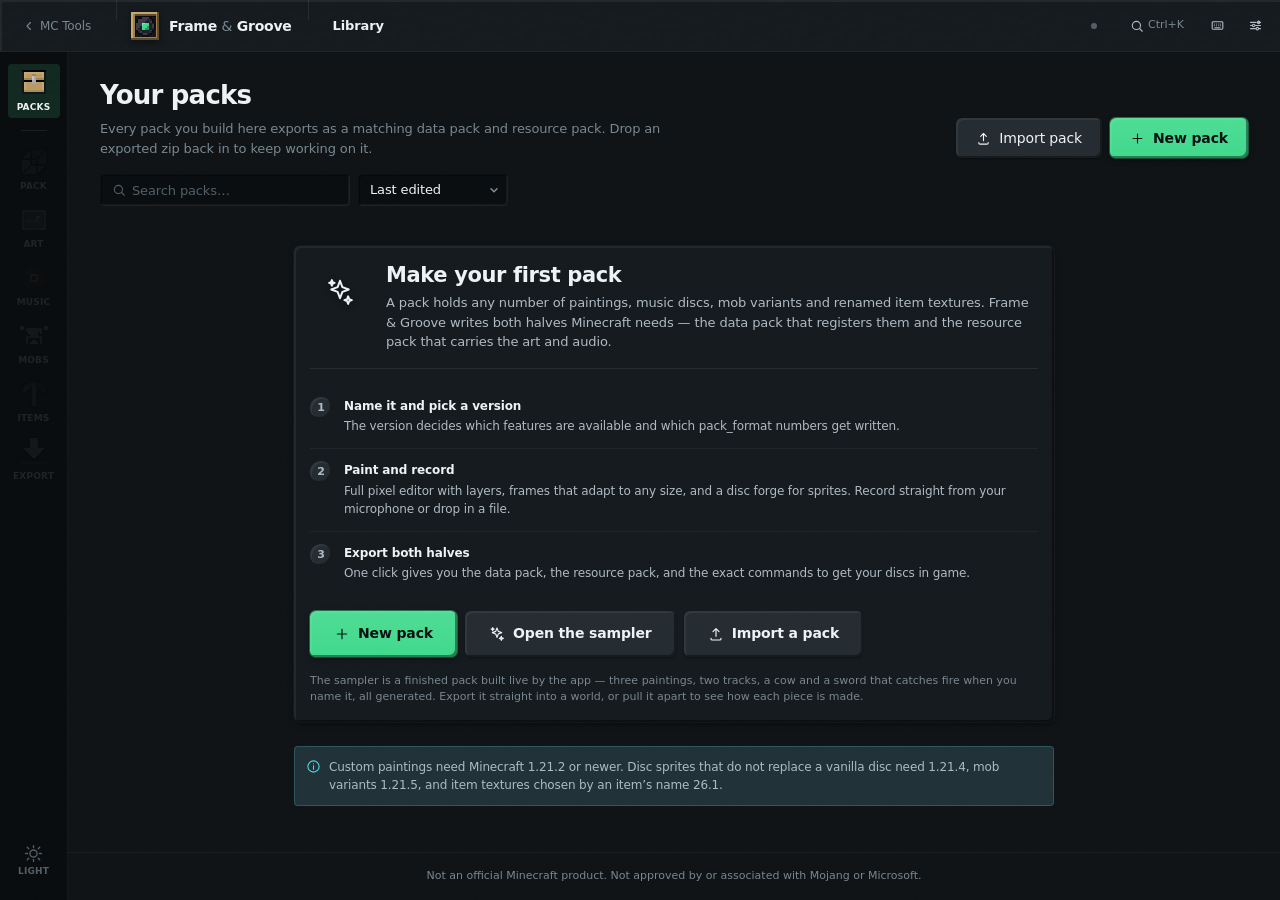
<file: index.html>
<!doctype html>
<html lang="en" data-theme="deepslate">
<head>
  <meta charset="utf-8">
  <meta name="viewport" content="width=device-width, initial-scale=1, viewport-fit=cover">
  <meta name="color-scheme" content="dark light">
  <title>Frame &amp; Groove — Minecraft painting &amp; music disc studio</title>
  <meta name="description" content="Design custom Minecraft paintings, music discs, mob variants and renamed item textures, then export the matching data pack and resource pack. Runs entirely in your browser.">
  <!-- Owned by the script below, then by themecolor.js. iOS paints the strip
       around the Dynamic Island with this. -->
  <meta name="theme-color" content="#0F1316">
  <!-- Only applies once the page is on the Home Screen, where iOS paints the
       status bar itself and ignores theme-color; "black-translucent" hands
       that strip back to the page. -->
  <meta name="apple-mobile-web-app-status-bar-style" content="black-translucent">

  <!-- Runs before the first paint. The chosen theme lives in IndexedDB, which
       resolves long after that, so store.js mirrors it into localStorage for
       this to read back — which settles the status bar and the theme itself
       before anything is drawn instead of flashing the wrong one. All of these
       apps share one origin, hence the per-app key. -->
  <script>
  (function () {
    var BAR = { deepslate: '#0F1316', bone: '#EBE7DF' };   // --bg-base, what the root carries
    var t = 'deepslate';
    try { t = localStorage.getItem('framegroove:theme') || 'deepslate'; } catch (e) {}
    if (!BAR[t]) t = 'deepslate';
    document.documentElement.dataset.theme = t;
    var m = document.querySelector('meta[name="theme-color"]');
    if (m) m.setAttribute('content', BAR[t]);
  })();
  </script>

  <!-- Link previews. og:image is left out deliberately: there is no artwork to
       point at that is ours, and a broken image is worse than none. -->
  <meta property="og:type" content="website">
  <meta property="og:title" content="Frame &amp; Groove">
  <meta property="og:description" content="A browser studio for custom Minecraft paintings, music discs, mob variants and renamed item textures. No account, no upload, no build step.">
  <meta name="twitter:card" content="summary">

  <link rel="stylesheet" href="css/tokens.css">
  <link rel="stylesheet" href="css/base.css">
  <link rel="stylesheet" href="css/components.css">
  <link rel="stylesheet" href="css/app.css">
  <link rel="stylesheet" href="css/editor.css">
  <link rel="stylesheet" href="css/disc.css">
  <link rel="stylesheet" href="css/bone.css">
  <link rel="stylesheet" href="css/mobile.css">

  <!-- Replaced at boot by the real pixel mark; this is only what shows in the
       tab during the first few hundred milliseconds. -->
  <link rel="icon" href="data:image/svg+xml,%3Csvg xmlns='http://www.w3.org/2000/svg' viewBox='0 0 16 16' shape-rendering='crispEdges'%3E%3Crect width='16' height='16' fill='%239C7F4E'/%3E%3Crect x='2' y='2' width='12' height='12' fill='%2314161C'/%3E%3Ccircle cx='8' cy='8' r='5' fill='%231E1E26'/%3E%3Ccircle cx='8' cy='8' r='2' fill='%233FD98B'/%3E%3C/svg%3E">
</head>
<body>
  <div id="boot">
    <div class="boot-inner">
      <canvas id="boot-mark" class="boot-mark" width="128" height="128"></canvas>
      <div class="boot-word">Frame <em>&amp;</em> Groove</div>
      <div class="boot-bar" id="boot-bar" role="progressbar" aria-label="Loading"></div>
      <div class="boot-tag" id="boot-tag">Starting up</div>
    </div>
  </div>

  <noscript>
    <div style="padding:48px;max-width:520px;margin:0 auto;font-family:system-ui;color:#EEF2F4">
      <h1>Frame &amp; Groove needs JavaScript</h1>
      <p>The whole studio — the pixel editor, the audio encoder and the pack writer — runs in your browser.
         Nothing is uploaded anywhere, but it does need scripting enabled.</p>
    </div>
  </noscript>

  <script type="module" src="js/main.js"></script>
</body>
</html>
</file>
<file: css/tokens.css>
/* ============================================================================
   FRAME & GROOVE — Design Tokens
   A visual language sitting between Cupertino restraint and Overworld matter.
   Everything lives on a 4px grid. Every raised surface is beveled like a block,
   but at 1px instead of 3. Colour is borrowed from ore, wood and stone.
   ========================================================================= */

:root {
  /* ---- Grid & spacing (4px base) ---------------------------------------- */
  --s-0:  0px;   --s-1:  4px;   --s-2:  8px;   --s-3: 12px;
  --s-4: 16px;   --s-5: 20px;   --s-6: 24px;   --s-7: 28px;
  --s-8: 32px;   --s-10: 40px;  --s-12: 48px;  --s-14: 56px;
  --s-16: 64px;  --s-20: 80px;  --s-24: 96px;  --s-32: 128px;

  /* ---- Radii --------------------------------------------------------------
     Deliberately tight. Minecraft has no rounded corners at all, and matching
     that exactly would be unusable at this density — but anything softer than
     this stops reading as blocky. Round stays reserved for things that really
     are round: a record, a swatch dot, a knob. */
  --r-xs: 2px;  --r-sm: 3px;  --r-md: 4px;  --r-lg: 6px;
  --r-xl: 8px;  --r-2xl: 10px; --r-full: 999px;

  /* ---- Type ------------------------------------------------------------- */
  --f-ui: -apple-system, BlinkMacSystemFont, "SF Pro Text", "SF Pro Display",
          "Inter", "Segoe UI", system-ui, sans-serif;
  --f-mono: ui-monospace, "SF Mono", "JetBrains Mono", "Menlo", "Consolas", monospace;

  --t-10: 10px; --t-11: 11px; --t-12: 12px; --t-13: 13px; --t-14: 14px;
  --t-16: 16px; --t-18: 18px; --t-21: 21px; --t-26: 26px; --t-34: 34px; --t-44: 44px;

  --lh-tight: 1.15; --lh-snug: 1.3; --lh-body: 1.5; --lh-loose: 1.7;

  --tr-tightest: -0.03em; --tr-tighter: -0.018em; --tr-tight: -0.01em;
  --tr-normal: 0em; --tr-wide: 0.02em; --tr-widest: 0.08em;

  --w-regular: 400; --w-medium: 500; --w-semi: 600; --w-bold: 700;

  /* ---- Motion ----------------------------------------------------------- */
  --ease-out:    cubic-bezier(.16, 1, .3, 1);
  --ease-in-out: cubic-bezier(.65, 0, .35, 1);
  --ease-spring: cubic-bezier(.34, 1.4, .64, 1);
  --ease-snap:   cubic-bezier(.2, .9, .25, 1);

  --d-instant: 80ms; --d-fast: 140ms; --d-base: 220ms;
  --d-slow: 340ms;   --d-lazy: 520ms;

  /* ---- Ore palette (theme independent hues) ----------------------------- */
  --emerald-100: #C9F7E0; --emerald-300: #6FE7AE; --emerald-400: #3FD98B;
  --emerald-500: #22C275; --emerald-600: #149E5C; --emerald-700: #0C7444;

  --amber-100: #FCEBC6;  --amber-300: #F7CE7C;  --amber-400: #F2B33D;
  --amber-500: #DE9820;  --amber-600: #B87A15;  --amber-700: #8C5B0E;

  --amethyst-100: #EADEFC; --amethyst-300: #CDB0FA; --amethyst-400: #B084F5;
  --amethyst-500: #9662E8; --amethyst-600: #7B45CE; --amethyst-700: #5E2FA6;

  --diamond-300: #9BEDF1; --diamond-400: #4FD8DE; --diamond-500: #2BBAC2;
  --redstone-300: #F79E8D; --redstone-400: #F05C48; --redstone-500: #D93B26;
  --lapis-400: #5B7CE8;   --copper-400: #E0784A;   --gold-400: #FCD34D;

  /* ---- Semantic accents ------------------------------------------------- */
  --accent:        var(--emerald-400);
  --accent-hover:  var(--emerald-300);
  --accent-press:  var(--emerald-500);
  --accent-deep:   var(--emerald-700);

  --paint-accent: var(--amber-400);
  --disc-accent:  var(--amethyst-400);
  --info:         var(--diamond-400);
  --danger:       var(--redstone-400);
  --warn:         var(--amber-400);
  --ok:           var(--emerald-400);

  /* ---- Layout metrics --------------------------------------------------- */
  --rail-w: 68px;
  --sidebar-w: 268px;
  --inspector-w: 320px;
  --edpanels-w: 244px;
  --tooldock-w: 46px;
  --topbar-h: 52px;

  --grain-opacity: 0.032;

  /* ---- Z layers --------------------------------------------------------- */
  --z-canvas: 1;   --z-sticky: 30;  --z-rail: 40;   --z-overlay: 60;
  --z-modal: 70;   --z-palette: 80; --z-toast: 90;  --z-tooltip: 100;
}

/* ============================ DARK — "Deepslate" ========================= */
:root, :root[data-theme="deepslate"] {
  color-scheme: dark;

  --bg-void:    #090C0E;
  --bg-base:    #0F1316;
  --bg-sunken:  #0A0D0F;

  --surface-1:  #151A1E;
  --surface-2:  #1C2328;
  --surface-3:  #242C32;
  --surface-4:  #2E383F;
  --surface-5:  #3A464E;

  --glass:      rgba(24, 30, 35, 0.72);
  --glass-thin: rgba(24, 30, 35, 0.5);
  --scrim:      rgba(5, 7, 8, 0.62);

  --line-hair:   rgba(255, 255, 255, 0.045);
  --line-soft:   rgba(255, 255, 255, 0.075);
  --line:        rgba(255, 255, 255, 0.11);
  --line-strong: rgba(255, 255, 255, 0.18);

  --text-1: #EEF2F4;
  --text-2: #AEBAC2;
  --text-3: #78868F;
  --text-4: #525E66;
  --text-inv: #0B0F11;

  /* The block bevel: lit on the top and left, shaded on the bottom and right,
     two pixels thick like the game's own buttons and slots. */
  --bevel-hi:  inset 2px 2px 0 rgba(255, 255, 255, 0.055);
  --bevel-lo:  inset -2px -2px 0 rgba(0, 0, 0, 0.42);
  --bevel:     var(--bevel-hi), var(--bevel-lo);
  --bevel-in:  inset 2px 2px 0 rgba(0, 0, 0, 0.40), inset -2px -2px 0 rgba(255, 255, 255, 0.045);

  --sh-1: 0 1px 2px rgba(0,0,0,.35);
  --sh-2: 0 2px 6px rgba(0,0,0,.34), 0 1px 2px rgba(0,0,0,.30);
  --sh-3: 0 8px 22px rgba(0,0,0,.42), 0 2px 6px rgba(0,0,0,.32);
  --sh-4: 0 18px 48px rgba(0,0,0,.55), 0 6px 14px rgba(0,0,0,.38);
  --sh-5: 0 32px 90px rgba(0,0,0,.66), 0 10px 24px rgba(0,0,0,.44);

  --glow-accent: 0 0 0 1px rgba(63,217,139,.35), 0 4px 18px rgba(34,194,117,.22);
  --ring: 0 0 0 2px var(--bg-base), 0 0 0 4px var(--accent);

  --checker-a: #1a1f23;
  --checker-b: #232a2f;
  --canvas-mat: #0C1012;
}

/* ============================= LIGHT — "Bone" =========================== */
:root[data-theme="bone"] {
  color-scheme: light;

  --bg-void:    #DEDAD1;
  --bg-base:    #EBE7DF;
  --bg-sunken:  #DAD5CB;

  --surface-1:  #F5F2EC;
  --surface-2:  #FCFAF6;
  --surface-3:  #FFFFFF;
  --surface-4:  #FFFFFF;
  --surface-5:  #F0ECE4;

  --glass:      rgba(252, 250, 246, 0.78);
  --glass-thin: rgba(252, 250, 246, 0.56);
  --scrim:      rgba(38, 34, 28, 0.36);

  --line-hair:   rgba(28, 24, 18, 0.05);
  --line-soft:   rgba(28, 24, 18, 0.09);
  --line:        rgba(28, 24, 18, 0.14);
  --line-strong: rgba(28, 24, 18, 0.22);

  --text-1: #14181B;
  --text-2: #4B565E;
  --text-3: #6E7A82;
  --text-4: #94A0A8;
  --text-inv: #FFFFFF;

  --accent:       var(--emerald-600);
  --accent-hover: var(--emerald-500);
  --accent-press: var(--emerald-700);
  --paint-accent: var(--amber-600);
  --disc-accent:  var(--amethyst-600);
  --info:         var(--diamond-500);
  --danger:       var(--redstone-500);

  --bevel-hi:  inset 2px 2px 0 rgba(255, 255, 255, 0.75);
  --bevel-lo:  inset -2px -2px 0 rgba(28, 24, 18, 0.13);
  --bevel:     var(--bevel-hi), var(--bevel-lo);
  --bevel-in:  inset 2px 2px 0 rgba(28, 24, 18, 0.16), inset -2px -2px 0 rgba(255, 255, 255, 0.7);

  --sh-1: 0 1px 2px rgba(40,34,26,.10);
  --sh-2: 0 2px 6px rgba(40,34,26,.10), 0 1px 2px rgba(40,34,26,.07);
  --sh-3: 0 8px 20px rgba(40,34,26,.13), 0 2px 5px rgba(40,34,26,.08);
  --sh-4: 0 18px 44px rgba(40,34,26,.17), 0 6px 12px rgba(40,34,26,.10);
  --sh-5: 0 32px 80px rgba(40,34,26,.22), 0 10px 22px rgba(40,34,26,.12);

  --glow-accent: 0 0 0 1px rgba(20,158,92,.3), 0 4px 16px rgba(20,158,92,.18);
  --ring: 0 0 0 2px var(--bg-base), 0 0 0 4px var(--accent);

  --checker-a: #E9E5DD;
  --checker-b: #F6F3ED;
  --canvas-mat: #D9D4CA;
  --grain-opacity: 0.055;
}

/* ---- Per-domain accent scoping ----------------------------------------- */
[data-domain="paintings"] { --accent: var(--paint-accent); --accent-hover: var(--amber-300); --accent-press: var(--amber-500); }
[data-domain="discs"]     { --accent: var(--disc-accent);  --accent-hover: var(--amethyst-300); --accent-press: var(--amethyst-500); }

@media (prefers-reduced-motion: reduce) {
  :root { --d-instant: 0ms; --d-fast: 0ms; --d-base: 0ms; --d-slow: 0ms; --d-lazy: 0ms; }
}
</file>
<file: css/base.css>
/* ============================================================================
   FRAME & GROOVE — Base layer: reset, typography, surfaces, scrollbars
   ========================================================================= */

*, *::before, *::after { box-sizing: border-box; }
* { margin: 0; padding: 0; }

html, body, #app { height: 100%; }

/* The page background has to live on the root element, not only on <body>.
   With viewport-fit=cover, iOS paints the safe-area strip behind the status
   bar from the ROOT background; body's background propagates to the canvas
   but not to that strip, so it fell back to the default white. In light mode
   that is invisible against a near-white page — in dark mode it reads as a
   white bar across the Dynamic Island. */
html {
  -webkit-text-size-adjust: 100%;
  text-size-adjust: 100%;
  background: var(--bg-base);
}

body {
  font-family: var(--f-ui);
  font-size: var(--t-13);
  line-height: var(--lh-body);
  letter-spacing: var(--tr-tight);
  color: var(--text-1);
  background: var(--bg-base);
  -webkit-font-smoothing: antialiased;
  -moz-osx-font-smoothing: grayscale;
  font-synthesis: none;
  overflow: hidden;
  overscroll-behavior: none;
  text-rendering: optimizeLegibility;
}

/* Fine stone-grain over the whole app: the Mojang half of the parentage,
   dialled down until it reads as texture rather than decoration. */
body::before {
  content: "";
  position: fixed;
  inset: -50%;
  pointer-events: none;
  z-index: 9999;
  opacity: var(--grain-opacity);
  background-image: url("data:image/svg+xml,%3Csvg xmlns='http://www.w3.org/2000/svg' width='220' height='220'%3E%3Cfilter id='n'%3E%3CfeTurbulence type='fractalNoise' baseFrequency='0.85' numOctaves='3' stitchTiles='stitch'/%3E%3CfeColorMatrix type='saturate' values='0'/%3E%3C/filter%3E%3Crect width='220' height='220' filter='url(%23n)'/%3E%3C/svg%3E");
  mix-blend-mode: overlay;
}
body[data-grain="off"]::before { display: none; }

img, svg, canvas, video { display: block; max-width: 100%; }
canvas { image-rendering: pixelated; image-rendering: crisp-edges; }

button, input, select, textarea {
  font: inherit;
  letter-spacing: inherit;
  color: inherit;
  background: none;
  border: none;
  outline: none;
}
button { cursor: pointer; -webkit-user-select: none; user-select: none; }
button:disabled { cursor: not-allowed; }

a { color: var(--accent); text-decoration: none; }
a:hover { text-decoration: underline; text-underline-offset: 2px; }

ul, ol { list-style: none; }

/* ---- Typography roles --------------------------------------------------- */
.display {
  font-size: var(--t-34); font-weight: var(--w-bold);
  letter-spacing: var(--tr-tightest); line-height: var(--lh-tight);
}
.title    { font-size: var(--t-21); font-weight: var(--w-semi); letter-spacing: var(--tr-tighter); line-height: var(--lh-snug); }
.title-sm { font-size: var(--t-16); font-weight: var(--w-semi); letter-spacing: var(--tr-tight);   line-height: var(--lh-snug); }
.body     { font-size: var(--t-13); color: var(--text-2); }
.body-sm  { font-size: var(--t-12); color: var(--text-2); }
.caption  { font-size: var(--t-11); color: var(--text-3); letter-spacing: var(--tr-normal); }

.eyebrow {
  font-size: var(--t-10); font-weight: var(--w-bold);
  letter-spacing: var(--tr-widest); text-transform: uppercase;
  color: var(--text-3);
}

.mono { font-family: var(--f-mono); font-size: 0.92em; letter-spacing: 0; font-variant-ligatures: none; }
.tnum { font-variant-numeric: tabular-nums; }

.muted   { color: var(--text-3); }
.dim     { color: var(--text-2); }
.strong  { color: var(--text-1); font-weight: var(--w-semi); }
.accented{ color: var(--accent); }
.danger-text { color: var(--danger); }

.truncate { overflow: hidden; text-overflow: ellipsis; white-space: nowrap; min-width: 0; }
.clamp-2 { display: -webkit-box; -webkit-line-clamp: 2; -webkit-box-orient: vertical; overflow: hidden; }

/* ---- Focus -------------------------------------------------------------- */
:focus { outline: none; }
:focus-visible {
  outline: 2px solid var(--accent);
  outline-offset: 2px;
  border-radius: var(--r-xs);
}

::selection { background: color-mix(in srgb, var(--accent) 30%, transparent); color: var(--text-1); }

/* ---- Scrollbars --------------------------------------------------------- */
.scroll, .scroll-y, .scroll-x { scrollbar-width: thin; scrollbar-color: var(--surface-4) transparent; }
.scroll-y { overflow-y: auto; overflow-x: hidden; }
.scroll-x { overflow-x: auto; overflow-y: hidden; }
.scroll   { overflow: auto; }

::-webkit-scrollbar { width: 11px; height: 11px; }
::-webkit-scrollbar-track { background: transparent; }
::-webkit-scrollbar-thumb {
  background: var(--surface-4);
  border-radius: var(--r-full);
  border: 3px solid transparent;
  background-clip: content-box;
}
::-webkit-scrollbar-thumb:hover { background: var(--surface-5); background-clip: content-box; }
::-webkit-scrollbar-corner { background: transparent; }

/* ---- Layout helpers ----------------------------------------------------- */
.row  { display: flex; align-items: center; }
.col  { display: flex; flex-direction: column; }
.wrap { flex-wrap: wrap; }
.grow { flex: 1 1 auto; min-width: 0; min-height: 0; }
.shrink-0 { flex-shrink: 0; }
.center { display: flex; align-items: center; justify-content: center; }
.between { justify-content: space-between; }
.end { justify-content: flex-end; }
.items-start { align-items: flex-start; }
.items-end { align-items: flex-end; }
.items-stretch { align-items: stretch; }

.g-1 { gap: var(--s-1); } .g-2 { gap: var(--s-2); } .g-3 { gap: var(--s-3); }
.g-4 { gap: var(--s-4); } .g-5 { gap: var(--s-5); } .g-6 { gap: var(--s-6); }
.g-8 { gap: var(--s-8); } .g-10 { gap: var(--s-10); }

.p-2 { padding: var(--s-2); } .p-3 { padding: var(--s-3); }
.p-4 { padding: var(--s-4); } .p-5 { padding: var(--s-5); }
.p-6 { padding: var(--s-6); } .p-8 { padding: var(--s-8); }

.mt-1{margin-top:var(--s-1)}.mt-2{margin-top:var(--s-2)}.mt-3{margin-top:var(--s-3)}
.mt-4{margin-top:var(--s-4)}.mt-6{margin-top:var(--s-6)}.mt-8{margin-top:var(--s-8)}
.mb-1{margin-bottom:var(--s-1)}.mb-2{margin-bottom:var(--s-2)}.mb-3{margin-bottom:var(--s-3)}
.mb-4{margin-bottom:var(--s-4)}.mb-6{margin-bottom:var(--s-6)}
.ml-auto { margin-left: auto; }

.hidden { display: none !important; }
.invisible { visibility: hidden; }
.relative { position: relative; }
.absolute { position: absolute; }
.full { width: 100%; }
.nowrap { white-space: nowrap; }
.pointer { cursor: pointer; }
.no-select { -webkit-user-select: none; user-select: none; }

.divider { height: 1px; background: var(--line-soft); border: 0; }
.divider-v { width: 1px; align-self: stretch; background: var(--line-soft); }

.spacer { flex: 1 1 auto; }

/* ---- Alpha checkerboard ------------------------------------------------- */
.checker {
  background-image:
    linear-gradient(45deg, var(--checker-a) 25%, transparent 25%),
    linear-gradient(-45deg, var(--checker-a) 25%, transparent 25%),
    linear-gradient(45deg, transparent 75%, var(--checker-a) 75%),
    linear-gradient(-45deg, transparent 75%, var(--checker-a) 75%);
  background-size: 16px 16px;
  background-position: 0 0, 0 8px, 8px -8px, -8px 0px;
  background-color: var(--checker-b);
}
.checker-sm { background-size: 8px 8px; background-position: 0 0, 0 4px, 4px -4px, -4px 0px; }

/* ---- Motion primitives -------------------------------------------------- */
@keyframes fg-fade-in { from { opacity: 0 } to { opacity: 1 } }
@keyframes fg-rise    { from { opacity: 0; transform: translateY(10px) } to { opacity: 1; transform: none } }
@keyframes fg-pop     { from { opacity: 0; transform: scale(.94) } to { opacity: 1; transform: none } }
@keyframes fg-slide-r { from { opacity: 0; transform: translateX(16px) } to { opacity: 1; transform: none } }
@keyframes fg-spin    { to { transform: rotate(360deg) } }
@keyframes fg-pulse   { 0%,100% { opacity: 1 } 50% { opacity: .45 } }
@keyframes fg-shimmer { from { background-position: -180% 0 } to { background-position: 180% 0 } }

.anim-rise { animation: fg-rise var(--d-base) var(--ease-out) both; }
.anim-pop  { animation: fg-pop  var(--d-fast) var(--ease-spring) both; }
.anim-fade { animation: fg-fade-in var(--d-base) var(--ease-out) both; }

.stagger > * { animation: fg-rise var(--d-slow) var(--ease-out) both; }
.stagger > *:nth-child(1){animation-delay:0ms}   .stagger > *:nth-child(2){animation-delay:24ms}
.stagger > *:nth-child(3){animation-delay:48ms}  .stagger > *:nth-child(4){animation-delay:72ms}
.stagger > *:nth-child(5){animation-delay:96ms}  .stagger > *:nth-child(6){animation-delay:120ms}
.stagger > *:nth-child(7){animation-delay:144ms} .stagger > *:nth-child(8){animation-delay:168ms}
.stagger > *:nth-child(9){animation-delay:192ms} .stagger > *:nth-child(n+10){animation-delay:216ms}

/* ---- Skeletons ---------------------------------------------------------- */
/* ---- Drag & drop -------------------------------------------------------- */
body.is-dragging * { cursor: grabbing !important; }
body.is-resizing * { cursor: col-resize !important; }
body.is-drawing  { cursor: crosshair; }
</file>
<file: css/components.css>
/* ============================================================================
   FRAME & GROOVE — Component layer
   ========================================================================= */

/* ======================= BUTTONS ======================================== */
.btn {
  position: relative;
  display: inline-flex; align-items: center; justify-content: center;
  gap: var(--s-2);
  height: 32px;
  padding: 0 var(--s-3);
  border-radius: var(--r-md);
  font-size: var(--t-13);
  font-weight: var(--w-medium);
  letter-spacing: var(--tr-tight);
  color: var(--text-1);
  background: var(--surface-3);
  box-shadow: var(--bevel), var(--sh-1);
  white-space: nowrap;
  transition: background var(--d-fast) var(--ease-out),
              transform var(--d-instant) var(--ease-out),
              box-shadow var(--d-fast) var(--ease-out),
              color var(--d-fast) var(--ease-out),
              opacity var(--d-fast) var(--ease-out);
}
.btn:hover  { background: var(--surface-4); }
/* Pressing inverts the bevel — the button goes in, exactly like the game's. */
.btn:active { transform: translateY(1px); box-shadow: var(--bevel-in); }
.btn:disabled { opacity: .38; pointer-events: none; }
.btn svg { flex: none; }

.btn-primary {
  background: linear-gradient(180deg,
    color-mix(in srgb, var(--accent) 92%, white 8%),
    var(--accent));
  color: var(--text-inv);
  font-weight: var(--w-semi);
  box-shadow: var(--bevel-hi), var(--bevel-lo), var(--sh-2),
              0 0 0 1px color-mix(in srgb, var(--accent) 50%, transparent);
}
.btn-primary:hover {
  background: linear-gradient(180deg,
    color-mix(in srgb, var(--accent-hover) 96%, white 4%),
    var(--accent-hover));
  box-shadow: var(--bevel-hi), var(--sh-3), var(--glow-accent);
}
.btn-primary:active { background: var(--accent-press); box-shadow: var(--bevel-in); }

.btn-ghost { background: transparent; box-shadow: none; color: var(--text-2); }
.btn-ghost:hover { background: var(--surface-2); color: var(--text-1); box-shadow: none; }
.btn-ghost:active { background: var(--surface-3); }

.btn-outline { background: transparent; box-shadow: inset 0 0 0 1px var(--line); }
.btn-outline:hover { background: var(--surface-2); box-shadow: inset 0 0 0 1px var(--line-strong); }

.btn-danger { color: var(--danger); }
.btn-danger:hover { background: color-mix(in srgb, var(--danger) 16%, var(--surface-3)); color: var(--danger); }
.btn-danger-solid { background: var(--danger); color: #fff; box-shadow: var(--bevel-hi), var(--sh-2); }
.btn-danger-solid:hover { background: var(--redstone-300); }

.btn-sm  { height: 26px; padding: 0 var(--s-2); font-size: var(--t-12); border-radius: var(--r-sm); gap: var(--s-1); }
.btn-lg  { height: 40px; padding: 0 var(--s-5); font-size: var(--t-14); border-radius: var(--r-lg); }
.btn-xl  { height: 46px; padding: 0 var(--s-6); font-size: var(--t-14); border-radius: var(--r-lg); font-weight: var(--w-semi); }
.btn-icon { width: 32px; padding: 0; }
.btn-icon.btn-sm { width: 26px; }
.btn-icon.btn-lg { width: 40px; }
.btn-block { display: flex; width: 100%; }
.btn-loading { color: transparent !important; pointer-events: none; }
.btn-loading::after {
  content: ""; position: absolute; inset: 0; margin: auto;
  width: 14px; height: 14px; border-radius: 50%;
  border: 2px solid currentColor; border-top-color: transparent;
  color: var(--text-1);
  animation: fg-spin .7s linear infinite;
}

/* ======================= SEGMENTED CONTROL ============================== */
.segmented {
  display: inline-flex;
  padding: 2px;
  gap: 2px;
  background: var(--bg-sunken);
  border-radius: var(--r-md);
  box-shadow: var(--bevel-in);
}
.segmented button {
  height: 26px; padding: 0 var(--s-3);
  border-radius: var(--r-sm);
  font-size: var(--t-12); font-weight: var(--w-medium);
  color: var(--text-3);
  display: inline-flex; align-items: center; gap: var(--s-1);
  transition: all var(--d-fast) var(--ease-out);
}
.segmented button:hover { color: var(--text-1); }
.segmented button[aria-pressed="true"] {
  background: var(--surface-3);
  color: var(--text-1);
  box-shadow: var(--bevel);
}
.segmented.seg-block { display: flex; }
.segmented.seg-block button { flex: 1; justify-content: center; }
.segmented.seg-lg button { height: 32px; font-size: var(--t-13); }

/* ======================= INPUTS ========================================= */
.field { display: flex; flex-direction: column; gap: 5px; min-width: 0; }
.field > label, .field-label {
  font-size: var(--t-11); font-weight: var(--w-semi);
  color: var(--text-3); letter-spacing: var(--tr-wide);
  display: flex; align-items: center; gap: var(--s-1);
}
.field-hint { font-size: var(--t-11); color: var(--text-4); line-height: 1.4; }
.field-error { font-size: var(--t-11); color: var(--danger); display: flex; align-items: center; gap: 4px; }

.input, .select, .textarea {
  width: 100%;
  height: 32px;
  padding: 0 var(--s-3);
  border-radius: var(--r-md);
  background: var(--bg-sunken);
  color: var(--text-1);
  font-size: var(--t-13);
  box-shadow: var(--bevel-in), inset 0 0 0 1px var(--line-hair);
  transition: box-shadow var(--d-fast) var(--ease-out), background var(--d-fast) var(--ease-out);
}
.input::placeholder, .textarea::placeholder { color: var(--text-4); }
.input:hover, .select:hover, .textarea:hover { box-shadow: var(--bevel-in), inset 0 0 0 1px var(--line); }
.input:focus, .select:focus, .textarea:focus {
  background: var(--surface-1);
  box-shadow: var(--bevel-in), inset 0 0 0 2px var(--accent), 0 0 0 2px color-mix(in srgb, var(--accent) 22%, transparent);
}
.input[aria-invalid="true"] { box-shadow: inset 0 0 0 1px var(--danger), 0 0 0 3px color-mix(in srgb, var(--danger) 16%, transparent); }
.input:disabled, .select:disabled, .textarea:disabled { opacity: .5; cursor: not-allowed; }
.input-sm { height: 26px; font-size: var(--t-12); padding: 0 var(--s-2); border-radius: var(--r-sm); }
.input-mono { font-family: var(--f-mono); font-size: var(--t-12); letter-spacing: 0; }

.textarea { height: auto; min-height: 72px; padding: var(--s-2) var(--s-3); line-height: var(--lh-body); resize: vertical; }

.select {
  appearance: none;
  padding-right: var(--s-7);
  background-image: url("data:image/svg+xml,%3Csvg xmlns='http://www.w3.org/2000/svg' width='12' height='12' viewBox='0 0 12 12'%3E%3Cpath d='M3 4.75 6 7.75 9 4.75' fill='none' stroke='%23808d96' stroke-width='1.5' stroke-linecap='round' stroke-linejoin='round'/%3E%3C/svg%3E");
  background-repeat: no-repeat;
  background-position: right var(--s-2) center;
  cursor: pointer;
}
.select option { background: var(--surface-2); color: var(--text-1); }

.input-group { position: relative; display: flex; align-items: center; }
.input-group .input { padding-left: var(--s-8); }
.input-group .input-icon {
  position: absolute; left: var(--s-3); pointer-events: none;
  color: var(--text-4); display: flex;
}
.input-affix {
  display: flex; align-items: center;
  border-radius: var(--r-md);
  background: var(--bg-sunken);
  box-shadow: inset 0 0 0 1px var(--line-soft);
  overflow: hidden;
}
.input-affix .prefix {
  padding: 0 var(--s-2); height: 32px;
  display: flex; align-items: center;
  font-family: var(--f-mono); font-size: var(--t-12);
  color: var(--text-4); background: var(--surface-1);
  border-right: 1px solid var(--line-hair);
  white-space: nowrap;
}
.input-affix .input { box-shadow: none; background: transparent; border-radius: 0; }
.input-affix:focus-within { box-shadow: inset 0 0 0 1px var(--accent), 0 0 0 3px color-mix(in srgb, var(--accent) 20%, transparent); }
.input-affix:focus-within .input { box-shadow: none; }

/* ---- Stepper (number) --------------------------------------------------- */
.stepper { display: flex; align-items: center; gap: 0; border-radius: var(--r-md); background: var(--bg-sunken); box-shadow: inset 0 0 0 1px var(--line-soft); overflow: hidden; }
.stepper button { width: 26px; height: 30px; color: var(--text-3); display: grid; place-items: center; transition: all var(--d-fast) var(--ease-out); }
.stepper button:hover { background: var(--surface-3); color: var(--text-1); }
.stepper input { width: 46px; height: 30px; text-align: center; font-variant-numeric: tabular-nums; font-size: var(--t-12); background: transparent; }
.stepper input::-webkit-inner-spin-button { display: none; }

/* ======================= TOGGLE / SWITCH ================================ */
.switch { position: relative; display: inline-flex; align-items: center; flex: none; }
.switch input { position: absolute; opacity: 0; width: 100%; height: 100%; cursor: pointer; margin: 0; }
.switch .track {
  width: 38px; height: 22px; border-radius: var(--r-sm);
  background: var(--surface-4);
  box-shadow: var(--bevel-in);
  transition: background var(--d-base) var(--ease-out);
  position: relative;
}
.switch .thumb {
  position: absolute; top: 3px; left: 3px;
  width: 16px; height: 16px; border-radius: var(--r-xs);
  background: #E8ECF2;
  box-shadow: inset 1px 1px 0 rgba(255,255,255,.8), inset -1px -1px 0 rgba(0,0,0,.32), 0 1px 3px rgba(0,0,0,.4);
  transition: transform var(--d-base) var(--ease-spring);
}
.switch input:checked + .track { background: var(--accent); }
.switch input:checked + .track .thumb { transform: translateX(16px); }
.switch input:focus-visible + .track { box-shadow: 0 0 0 3px color-mix(in srgb, var(--accent) 30%, transparent); }
.switch input:disabled + .track { opacity: .4; }

.switch-row {
  display: flex; align-items: center; justify-content: space-between;
  gap: var(--s-4); padding: var(--s-2) 0;
  min-height: 34px;
}
.switch-row .sr-text { min-width: 0; }
.switch-row .sr-title { font-size: var(--t-13); color: var(--text-1); font-weight: var(--w-medium); }
.switch-row .sr-desc { font-size: var(--t-11); color: var(--text-3); line-height: 1.4; margin-top: 1px; }

/* ======================= CHECKBOX / RADIO =============================== */
.check { display: inline-flex; align-items: center; gap: var(--s-2); cursor: pointer; font-size: var(--t-13); }
.check input { position: absolute; opacity: 0; width: 0; height: 0; }
.check .box {
  width: 16px; height: 16px; border-radius: var(--r-xs); flex: none;
  background: var(--bg-sunken);
  box-shadow: var(--bevel-in);
  display: grid; place-items: center;
  transition: all var(--d-fast) var(--ease-out);
}
.check .box svg { opacity: 0; transform: scale(.6); transition: all var(--d-fast) var(--ease-spring); color: var(--text-inv); }
.check input:checked + .box { background: var(--accent); box-shadow: inset 0 0 0 1px var(--accent); }
.check input:checked + .box svg { opacity: 1; transform: none; }
.check input:focus-visible + .box { box-shadow: inset 0 0 0 1px var(--accent), 0 0 0 3px color-mix(in srgb, var(--accent) 25%, transparent); }

/* ======================= SLIDER ========================================= */
.slider-row { display: flex; align-items: center; gap: var(--s-3); }
.slider { -webkit-appearance: none; appearance: none; width: 100%; height: 20px; background: transparent; cursor: pointer; }
.slider::-webkit-slider-runnable-track {
  height: 6px; border-radius: var(--r-xs);
  background: linear-gradient(90deg, var(--accent) var(--fill, 50%), var(--surface-4) var(--fill, 50%));
  box-shadow: inset 1px 1px 0 rgba(0,0,0,.38), inset -1px -1px 0 rgba(255,255,255,.06);
}
.slider::-webkit-slider-thumb {
  -webkit-appearance: none; appearance: none;
  width: 12px; height: 14px; margin-top: -4px;
  border-radius: var(--r-xs); background: #E8ECF2;
  box-shadow: inset 1px 1px 0 rgba(255,255,255,.85), inset -1px -1px 0 rgba(0,0,0,.35), 0 1px 3px rgba(0,0,0,.45);
  transition: transform var(--d-fast) var(--ease-spring), box-shadow var(--d-fast) var(--ease-out);
}
.slider:hover::-webkit-slider-thumb { transform: scale(1.14); }
.slider:active::-webkit-slider-thumb { transform: scale(1.22); box-shadow: 0 1px 4px rgba(0,0,0,.4), 0 0 0 5px color-mix(in srgb, var(--accent) 24%, transparent); }
.slider::-moz-range-track { height: 4px; border-radius: 999px; background: var(--surface-4); }
.slider::-moz-range-progress { height: 4px; border-radius: 999px; background: var(--accent); }
.slider::-moz-range-thumb { width: 14px; height: 14px; border: none; border-radius: 50%; background: #fff; box-shadow: 0 1px 4px rgba(0,0,0,.4); }
.slider:disabled { opacity: .4; cursor: not-allowed; }
.slider-value {
  min-width: 44px; text-align: right;
  font-family: var(--f-mono); font-size: var(--t-11);
  color: var(--text-2); font-variant-numeric: tabular-nums;
}

/* ======================= CARDS & PANELS ================================= */
.card {
  background: var(--surface-1);
  border-radius: var(--r-lg);
  box-shadow: var(--bevel), 0 0 0 1px var(--line-hair), var(--sh-2);
}
.card-pad { padding: var(--s-4); }
.card-interactive { transition: transform var(--d-base) var(--ease-out), box-shadow var(--d-base) var(--ease-out); cursor: pointer; }
.card-interactive:hover { transform: translateY(-2px); box-shadow: var(--bevel), 0 0 0 1px var(--line-soft), var(--sh-4); }
.card-interactive:active { transform: translateY(0); }

.panel {
  background: var(--surface-1);
  border-radius: var(--r-lg);
  box-shadow: var(--bevel), 0 0 0 1px var(--line-hair);
  overflow: hidden;
}
.panel-head {
  display: flex; align-items: center; gap: var(--s-2);
  padding: var(--s-3) var(--s-4);
  border-bottom: 1px solid var(--line-hair);
  min-height: 42px;
}
.panel-head h3 { font-size: var(--t-13); font-weight: var(--w-semi); letter-spacing: var(--tr-tight); }
.panel-body { padding: var(--s-4); }

/* Collapsible section used throughout inspectors */
.section { border-bottom: 1px solid var(--line-hair); }
.section:last-child { border-bottom: none; }
.section-head {
  display: flex; align-items: center; gap: var(--s-2);
  width: 100%; padding: var(--s-3) var(--s-4);
  font-size: var(--t-11); font-weight: var(--w-bold);
  letter-spacing: var(--tr-widest); text-transform: uppercase;
  color: var(--text-3);
  transition: color var(--d-fast) var(--ease-out);
}
.section-head:hover { color: var(--text-2); }
.section-head .chev { transition: transform var(--d-base) var(--ease-out); color: var(--text-4); }
.section[data-open="false"] .chev { transform: rotate(-90deg); }

.section-inner { padding: 0 var(--s-4) var(--s-4); display: flex; flex-direction: column; gap: var(--s-3); }
.section-head .badge-count {
  margin-left: auto; font-size: var(--t-10); color: var(--text-4);
  background: var(--surface-2); padding: 1px 6px; border-radius: var(--r-full);
  letter-spacing: 0;
}

/* ======================= BADGES / PILLS ================================= */
.badge {
  display: inline-flex; align-items: center; gap: 4px;
  height: 19px; padding: 0 7px;
  border-radius: var(--r-sm);
  font-size: var(--t-10); font-weight: var(--w-bold);
  letter-spacing: var(--tr-wide); text-transform: uppercase;
  background: var(--surface-3); color: var(--text-2);
  white-space: nowrap;
}
.badge-accent  { background: color-mix(in srgb, var(--accent) 18%, transparent); color: var(--accent); }
.badge-paint   { background: color-mix(in srgb, var(--paint-accent) 18%, transparent); color: var(--paint-accent); }
.badge-disc    { background: color-mix(in srgb, var(--disc-accent) 18%, transparent); color: var(--disc-accent); }
.badge-warn    { background: color-mix(in srgb, var(--warn) 18%, transparent); color: var(--warn); }
.badge-danger  { background: color-mix(in srgb, var(--danger) 18%, transparent); color: var(--danger); }
.badge-info    { background: color-mix(in srgb, var(--info) 18%, transparent); color: var(--info); }
.badge-outline { background: transparent; box-shadow: inset 0 0 0 1px var(--line); color: var(--text-3); }

.dot { width: 6px; height: 6px; border-radius: 50%; background: currentColor; flex: none; }

/* ======================= TOOLTIP ========================================
   Minecraft's own tooltip: near-black ground, a violet inner border, white
   text. One bubble, fixed to the viewport and positioned by ui/tooltip.js, so
   it is never clipped by whatever scrolls around the element it belongs to.
   ===================================================================== */
.tipbubble {
  position: fixed; top: 0; left: 0;
  z-index: var(--z-tooltip);
  padding: 5px 8px;
  border-radius: 1px;
  background: #100010F2;
  color: #FFFFFF;
  font-size: var(--t-11); font-weight: var(--w-medium);
  letter-spacing: var(--tr-tight);
  white-space: pre;
  max-width: 320px;
  /* Outer black edge, then the violet inset the game draws inside it. */
  box-shadow:
    0 0 0 1px #100010,
    inset 0 0 0 1px #2B0A5E,
    inset 0 1px 0 0 #5028BE,
    inset 0 -1px 0 0 #2B0A5E,
    0 6px 18px rgba(0,0,0,.5);
  opacity: 0;
  pointer-events: none;
  transition: opacity var(--d-fast) var(--ease-out);
}
.tipbubble[data-on="true"] { opacity: 1; }
@media (prefers-reduced-motion: reduce) {
  .tipbubble { transition: opacity var(--d-fast) linear; }
}

/* ======================= MODAL / SHEET ================================== */
.overlay {
  position: fixed; inset: 0; z-index: var(--z-modal);
  background: var(--scrim);
  backdrop-filter: blur(14px) saturate(1.1);
  -webkit-backdrop-filter: blur(14px) saturate(1.1);
  display: grid; place-items: center;
  padding: var(--s-6);
  animation: fg-fade-in var(--d-base) var(--ease-out);
}
.overlay[data-closing="true"] { animation: fg-fade-in var(--d-fast) var(--ease-out) reverse forwards; }

.modal {
  width: min(560px, 100%);
  max-height: min(84vh, 780px);
  display: flex; flex-direction: column;
  background: var(--surface-1);
  border-radius: var(--r-2xl);
  box-shadow: var(--sh-5), 0 0 0 1px var(--line-soft), var(--bevel-hi);
  overflow: hidden;
  animation: fg-modal-in var(--d-slow) var(--ease-out);
}
@keyframes fg-modal-in { from { opacity: 0; transform: translateY(18px) scale(.975) } to { opacity: 1; transform: none } }
.modal-wide { width: min(880px, 100%); }
.modal-xwide { width: min(1120px, 100%); }

.modal-head {
  display: flex; align-items: flex-start; gap: var(--s-3);
  padding: var(--s-5) var(--s-5) var(--s-4);
}
.modal-head .mh-text { flex: 1; min-width: 0; }
.modal-head h2 { font-size: var(--t-18); font-weight: var(--w-semi); letter-spacing: var(--tr-tighter); }
.modal-head p { font-size: var(--t-12); color: var(--text-3); margin-top: 3px; line-height: 1.45; }
.modal-body { padding: 0 var(--s-5) var(--s-5); overflow-y: auto; flex: 1; }
.modal-foot {
  display: flex; align-items: center; gap: var(--s-2);
  padding: var(--s-3) var(--s-5);
  border-top: 1px solid var(--line-hair);
  background: var(--bg-sunken);
}

/* ======================= TOASTS ========================================= */
.toast-host {
  position: fixed; z-index: var(--z-toast);
  bottom: var(--s-6); left: 50%; transform: translateX(-50%);
  display: flex; flex-direction: column-reverse; gap: var(--s-2);
  pointer-events: none;
  width: min(440px, calc(100vw - 48px));
}
.toast {
  pointer-events: auto;
  display: flex; align-items: flex-start; gap: var(--s-3);
  padding: var(--s-3) var(--s-3) var(--s-3) var(--s-4);
  border-radius: var(--r-lg);
  background: var(--glass);
  backdrop-filter: blur(24px) saturate(1.4);
  -webkit-backdrop-filter: blur(24px) saturate(1.4);
  box-shadow: var(--sh-4), 0 0 0 1px var(--line-soft), var(--bevel-hi);
  animation: fg-toast-in var(--d-slow) var(--ease-spring);
  position: relative; overflow: hidden;
}
@keyframes fg-toast-in { from { opacity: 0; transform: translateY(20px) scale(.96) } to { opacity: 1; transform: none } }
.toast[data-leaving="true"] { animation: fg-toast-out var(--d-base) var(--ease-out) forwards; }
@keyframes fg-toast-out { to { opacity: 0; transform: translateY(8px) scale(.97) } }
.toast .t-icon { flex: none; margin-top: 1px; }
.toast .t-body { flex: 1; min-width: 0; }
.toast .t-title { font-size: var(--t-13); font-weight: var(--w-semi); }
.toast .t-msg { font-size: var(--t-12); color: var(--text-2); margin-top: 2px; line-height: 1.4; }
.toast .t-bar { position: absolute; left: 0; top: 0; bottom: 0; width: 3px; background: var(--accent); }
.toast[data-kind="error"] .t-bar { background: var(--danger); }
.toast[data-kind="error"] .t-icon { color: var(--danger); }
.toast[data-kind="warn"]  .t-bar { background: var(--warn); }
.toast[data-kind="warn"]  .t-icon { color: var(--warn); }
.toast[data-kind="ok"]    .t-icon { color: var(--ok); }
.toast[data-kind="info"]  .t-bar { background: var(--info); }
.toast[data-kind="info"]  .t-icon { color: var(--info); }

/* ======================= EMPTY STATE ==================================== */
.empty {
  display: flex; flex-direction: column; align-items: center; justify-content: center;
  gap: var(--s-3); padding: var(--s-16) var(--s-6);
  text-align: center; color: var(--text-3);
}
.empty .e-art {
  width: 88px; height: 88px; margin-bottom: var(--s-2);
  display: grid; place-items: center;
  border-radius: var(--r-xl);
  background: var(--surface-2);
  box-shadow: var(--bevel), 0 0 0 1px var(--line-hair);
  color: var(--text-4);
}
.empty h3 { font-size: var(--t-16); font-weight: var(--w-semi); color: var(--text-1); }
.empty p { font-size: var(--t-13); max-width: 380px; line-height: 1.55; }

/* ======================= LIST ROWS ====================================== */
.list { display: flex; flex-direction: column; }
.list-row {
  display: flex; align-items: center; gap: var(--s-3);
  padding: var(--s-2) var(--s-3);
  border-radius: var(--r-md);
  cursor: pointer;
  transition: background var(--d-fast) var(--ease-out);
  position: relative;
}
.list-row:hover { background: var(--surface-2); }
.list-row[aria-selected="true"] { background: color-mix(in srgb, var(--accent) 14%, var(--surface-2)); }
.list-row[aria-selected="true"]::before {
  content: ""; position: absolute; left: 0; top: 8px; bottom: 8px; width: 2px;
  border-radius: 0 2px 2px 0; background: var(--accent);
}
.list-row .lr-thumb {
  width: 34px; height: 34px; flex: none; border-radius: var(--r-sm);
  box-shadow: 0 0 0 1px var(--line-hair), var(--sh-1);
  overflow: hidden; display: grid; place-items: center;
}
.list-row .lr-main { flex: 1; min-width: 0; }
.list-row .lr-title { font-size: var(--t-13); font-weight: var(--w-medium); }
.list-row .lr-sub { font-size: var(--t-11); color: var(--text-3); font-family: var(--f-mono); }
.list-row .lr-actions { opacity: 0; display: flex; gap: 2px; transition: opacity var(--d-fast) var(--ease-out); }
.list-row:hover .lr-actions, .list-row:focus-within .lr-actions { opacity: 1; }

/* ======================= PROGRESS ======================================= */
.progress { height: 8px; border-radius: var(--r-xs); background: var(--surface-3); overflow: hidden; box-shadow: var(--bevel-in); }
.progress .bar { height: 100%; background: var(--accent); border-radius: inherit; transition: width var(--d-base) var(--ease-out); }
.progress-indeterminate .bar { width: 35% !important; animation: fg-indet 1.15s var(--ease-in-out) infinite; }
@keyframes fg-indet { 0% { transform: translateX(-100%) } 100% { transform: translateX(340%) } }

.spinner {
  width: 16px; height: 16px; border-radius: 50%;
  border: 2px solid var(--line); border-top-color: var(--accent);
  animation: fg-spin .7s linear infinite; flex: none;
}
.spinner-lg { width: 26px; height: 26px; border-width: 3px; }

/* ======================= DROP ZONE ====================================== */
.dropzone {
  border-radius: var(--r-lg);
  border: 1.5px dashed var(--line-strong);
  background: var(--bg-sunken);
  padding: var(--s-6);
  display: flex; flex-direction: column; align-items: center; gap: var(--s-2);
  text-align: center; color: var(--text-3);
  transition: all var(--d-base) var(--ease-out);
  cursor: pointer;
}
.dropzone:hover { border-color: var(--accent); color: var(--text-2); background: color-mix(in srgb, var(--accent) 5%, var(--bg-sunken)); }
.dropzone[data-over="true"] {
  border-color: var(--accent); border-style: solid;
  background: color-mix(in srgb, var(--accent) 12%, var(--bg-sunken));
  color: var(--text-1); transform: scale(1.008);
  box-shadow: var(--glow-accent);
}
.dropzone .dz-icon { color: var(--text-4); transition: color var(--d-base) var(--ease-out); }
.dropzone:hover .dz-icon, .dropzone[data-over="true"] .dz-icon { color: var(--accent); }

/* ======================= CODE BLOCK ===================================== */
.code {
  font-family: var(--f-mono); font-size: var(--t-11); line-height: 1.6;
  background: var(--bg-sunken);
  border-radius: var(--r-md);
  padding: var(--s-3);
  box-shadow: inset 0 0 0 1px var(--line-hair);
  color: var(--text-2);
  white-space: pre; overflow-x: auto;
  letter-spacing: 0;
  -webkit-user-select: text; user-select: text;
}
.code .k { color: var(--amethyst-300); }
.code .s { color: var(--emerald-300); }
.code .n { color: var(--amber-300); }
.code .p { color: var(--text-4); }
.code .c { color: var(--text-4); font-style: italic; }

.copy-row { display: flex; align-items: stretch; gap: var(--s-2); }
.copy-row .code { flex: 1; min-width: 0; }

/* ======================= KBD ============================================ */
kbd {
  display: inline-flex; align-items: center; justify-content: center;
  min-width: 18px; height: 18px; padding: 0 5px;
  border-radius: var(--r-xs);
  background: var(--surface-3);
  box-shadow: var(--bevel), 0 1px 0 var(--line-hair);
  font-family: var(--f-ui); font-size: var(--t-10); font-weight: var(--w-semi);
  color: var(--text-3);
}

/* ======================= SWATCHES ======================================= */
.swatch {
  width: 22px; height: 22px; border-radius: var(--r-sm);
  box-shadow: inset 0 0 0 1px rgba(0,0,0,.28), 0 0 0 1px var(--line-hair);
  cursor: pointer; flex: none; position: relative;
  transition: transform var(--d-fast) var(--ease-spring);
}
.swatch:hover { transform: scale(1.14); z-index: 2; }
.swatch[aria-pressed="true"] { box-shadow: inset 0 0 0 1px rgba(0,0,0,.3), 0 0 0 2px var(--surface-1), 0 0 0 3.5px var(--accent); }

/* ======================= MENU =========================================== */
.menu {
  position: fixed; z-index: var(--z-palette);
  min-width: 190px; padding: var(--s-1);
  border-radius: var(--r-lg);
  background: var(--glass);
  backdrop-filter: blur(30px) saturate(1.6);
  -webkit-backdrop-filter: blur(30px) saturate(1.6);
  box-shadow: var(--sh-4), 0 0 0 1px var(--line-soft), var(--bevel-hi);
  animation: fg-pop var(--d-fast) var(--ease-out);
  transform-origin: top left;
}
.menu-item {
  display: flex; align-items: center; gap: var(--s-2);
  width: 100%; height: 28px; padding: 0 var(--s-2);
  border-radius: var(--r-sm);
  font-size: var(--t-12); color: var(--text-1);
  transition: background var(--d-instant) var(--ease-out);
}
.menu-item:hover { background: var(--accent); color: var(--text-inv); }
.menu-item:hover .mi-key { color: var(--text-inv); opacity: .7; }
.menu-item .mi-key { margin-left: auto; font-size: var(--t-10); color: var(--text-4); font-family: var(--f-ui); }
.menu-item.destructive { color: var(--danger); }
.menu-item.destructive:hover { background: var(--danger); color: #fff; }
.menu-sep { height: 1px; margin: var(--s-1) var(--s-2); background: var(--line-soft); }
.menu-label { padding: var(--s-2) var(--s-2) var(--s-1); font-size: var(--t-10); font-weight: var(--w-bold); letter-spacing: var(--tr-widest); text-transform: uppercase; color: var(--text-4); }

/* ======================= TABS =========================================== */
/* ======================= INLINE NOTE ==================================== */
.note {
  display: flex; gap: var(--s-2); align-items: flex-start;
  padding: var(--s-3);
  border-radius: var(--r-md);
  background: color-mix(in srgb, var(--info) 8%, var(--surface-2));
  box-shadow: inset 0 0 0 1px color-mix(in srgb, var(--info) 22%, transparent);
  font-size: var(--t-12); color: var(--text-2); line-height: 1.5;
}
.note .n-icon { color: var(--info); flex: none; margin-top: 1px; }
.note-warn { background: color-mix(in srgb, var(--warn) 9%, var(--surface-2)); box-shadow: inset 0 0 0 1px color-mix(in srgb, var(--warn) 24%, transparent); }
.note-warn .n-icon { color: var(--warn); }
.note-danger { background: color-mix(in srgb, var(--danger) 9%, var(--surface-2)); box-shadow: inset 0 0 0 1px color-mix(in srgb, var(--danger) 24%, transparent); }
.note-danger .n-icon { color: var(--danger); }
.note-ok { background: color-mix(in srgb, var(--ok) 8%, var(--surface-2)); box-shadow: inset 0 0 0 1px color-mix(in srgb, var(--ok) 22%, transparent); }
.note-ok .n-icon { color: var(--ok); }

/* ======================= META GRID ====================================== */
.meta-grid { display: grid; grid-template-columns: auto minmax(0, 1fr); gap: var(--s-2) var(--s-4); font-size: var(--t-12); align-items: baseline; }
.meta-grid dt { color: var(--text-3); }
.meta-grid dd { color: var(--text-1); font-family: var(--f-mono); font-size: var(--t-11); word-break: break-all; }

/* Pixel-art empty-state scene — no plinth, the illustration is the plinth. */
.empty .e-scene {
  width: 112px; height: 112px;
  display: grid; place-items: center;
  margin-bottom: var(--s-2);
  animation: fg-pop var(--d-slow) var(--ease-spring) both;
}
.empty .e-scene canvas {
  image-rendering: pixelated;
  filter: drop-shadow(0 8px 18px rgba(0,0,0,.32));
}

/* A modal whose body is a full pane in its own right — an embedded editor —
   rather than a stack of form rows. It owns its edges and does its own
   scrolling internally. */
.modal-body-flush {
  padding: 0;
  overflow: hidden;
  display: flex;
  min-height: 0;
  /* The pane sizes to the dialog rather than the other way round, so the
     stage, its HUD and its status bar are always fully inside the frame. */
  height: min(64vh, 580px);
  border-top: 1px solid var(--line-hair);
}
.modal-body-flush > * { flex: 1; min-width: 0; min-height: 0; }

/* ---- Linked-game status row --------------------------------------------- */
.engine-row {
  display: flex; align-items: center; gap: var(--s-3);
  padding: var(--s-3);
  border-radius: var(--r-md);
  background: var(--bg-sunken);
  box-shadow: inset 0 0 0 1px var(--line-hair);
}
.engine-dot {
  width: 8px; height: 8px; border-radius: 50%; flex: none;
  background: var(--text-4);
}
.engine-dot[data-on="true"] { background: var(--ok); box-shadow: 0 0 8px var(--ok); }

/* ---- Texture proof strip ------------------------------------------------- */
.tex-grid {
  display: grid; grid-template-columns: repeat(auto-fill, minmax(72px, 1fr));
  gap: var(--s-2);
}
.tex-chip {
  display: flex; flex-direction: column; align-items: center; gap: 4px;
  padding: var(--s-2) 4px;
  border-radius: var(--r-md);
  background: var(--bg-sunken);
  box-shadow: inset 0 0 0 1px var(--line-hair);
}
.tex-chip img {
  width: 34px; height: 34px;
  image-rendering: pixelated;
  border-radius: 3px;
  box-shadow: 0 0 0 1px rgba(0,0,0,.35);
}
.tex-chip span {
  font-size: 9px; color: var(--text-4);
  letter-spacing: var(--tr-wide); text-transform: uppercase;
  text-align: center; line-height: 1.2;
}

/* ============================================================================
   Details — the small behaviours that make the interface feel considered
   rather than assembled.
   ========================================================================= */

/* ---- Toast countdown -----------------------------------------------------
   A hairline draining along the bottom edge. It answers "is this about to go
   away?" without a number, and pausing on hover is visible rather than
   implied. */
.toast { overflow: hidden; }
.toast .t-life {
  position: absolute; left: 0; right: 0; bottom: 0; height: 2px;
  background: color-mix(in srgb, var(--accent) 70%, transparent);
  transform-origin: left center;
  transition: transform var(--life, 3600ms) linear;
  pointer-events: none;
}
.toast[data-kind="error"] .t-life { background: color-mix(in srgb, var(--danger) 70%, transparent); }
.toast[data-kind="warn"]  .t-life { background: color-mix(in srgb, var(--warn) 70%, transparent); }
.toast[data-held="true"] .t-life { transition: none; }

/* ---- Collapsible sections ------------------------------------------------
   Animating height needs a known height; the 0fr/1fr grid trick gets one for
   free and degrades to an instant toggle where it is unsupported. */
.section-body {
  display: grid;
  /* minmax(0, …) matters: a bare `fr` track keeps an automatic min-content
     floor, so `0fr` alone would refuse to collapse below the content height.
     The column track needs the same treatment for the same reason in the other
     axis: without it one long unbreakable string — a sound event id, a file
     path — widens the whole inspector instead of being truncated. */
  grid-template-rows: minmax(0, 1fr);
  grid-template-columns: minmax(0, 1fr);
  transition: grid-template-rows var(--d-base) var(--ease-out),
              opacity var(--d-fast) var(--ease-out);
}
.section-body > .section-inner { min-height: 0; min-width: 0; }
.section[data-open="false"] .section-body {
  grid-template-rows: minmax(0, 0fr);
  opacity: 0;
  pointer-events: none;
}
.section[data-open="false"] .section-inner,
.section[data-anim] .section-inner { overflow: hidden; }

/* ---- Sidebar rows --------------------------------------------------------
   The selected row nudges in from the edge, so the eye can find it without
   relying on colour alone. */
.list-row { transition: background var(--d-fast) var(--ease-out), transform var(--d-fast) var(--ease-out); }
.list-row[aria-selected="true"] { transform: translateX(2px); }
.list-row:active { transform: translateX(1px) scale(.995); }

/* ---- Focus ---------------------------------------------------------------
   One ring, everywhere, and never on a mouse click. */
:focus-visible {
  outline: 2px solid var(--accent);
  outline-offset: 2px;
  border-radius: var(--r-xs);
}
.btn:focus-visible, .tool-btn:focus-visible, .rail-btn:focus-visible {
  outline-offset: 1px;
}
.input:focus-visible, .select:focus-visible, .textarea:focus-visible { outline: none; }

/* ---- Disabled ------------------------------------------------------------
   Disabled things should look inert, not merely faint. */
.btn:disabled, .tool-btn:disabled, .rail-btn:disabled { filter: grayscale(.4); }

/* ---- Panels --------------------------------------------------------------
   A whisper of lift on hover tells you a panel is a thing, not a background. */
.panel { transition: box-shadow var(--d-base) var(--ease-out); }
.panel:hover { box-shadow: var(--bevel), 0 0 0 1px var(--line-soft); }

/* ---- Save chip -----------------------------------------------------------
   The dot is the whole status; it should read at a glance from the corner. */
.save-chip .dot { background: currentColor; transition: background var(--d-base) var(--ease-out); }
.save-chip[data-state="dirty"] { color: var(--warn); }
.save-chip[data-state="saving"] .dot { animation: fg-pulse .9s ease-in-out infinite; }
.save-chip[data-state="saved"] { color: var(--ok); }
.save-chip[data-state="error"] { color: var(--danger); }

/* ---- Anything that is being dragged -------------------------------------- */
[draggable="true"] { -webkit-user-drag: element; }

/* ---- Motion, honoured properly -------------------------------------------
   The preference is a promise: no transforms, no easing, nothing that moves
   for decoration. Opacity fades stay, because losing them costs legibility. */
@media (prefers-reduced-motion: reduce) {
  *, *::before, *::after {
    animation-duration: 1ms !important;
    animation-iteration-count: 1 !important;
    transition-duration: 1ms !important;
    scroll-behavior: auto !important;
  }
  .list-row[aria-selected="true"], .list-row:active { transform: none; }
  .card-interactive:hover, .proj-card:hover { transform: none; }
  .vinyl .v-spin { animation: none !important; }
}
</file>
<file: css/app.css>
/* ============================================================================
   FRAME & GROOVE — Application shell & views
   ========================================================================= */

#app { display: flex; flex-direction: column; background: var(--bg-base); }

/* ======================= BOOT SPLASH ====================================
   Modelled on the game's own loading screen: a mark, a wordmark, and a bar
   made of discrete blocks that fill one at a time. Nothing spins.
   ===================================================================== */
#boot {
  position: fixed; inset: 0; z-index: 200;
  display: grid; place-items: center;
  background: var(--bg-void);
  transition: opacity var(--d-lazy) var(--ease-out), visibility var(--d-lazy);
}
#boot[data-done="true"] { opacity: 0; visibility: hidden; pointer-events: none; }

#boot .boot-inner {
  display: flex; flex-direction: column; align-items: center; gap: var(--s-4);
  animation: fg-rise var(--d-slow) var(--ease-out) both;
}

.boot-mark {
  width: 96px; height: 96px;
  image-rendering: pixelated;
  filter: drop-shadow(0 10px 22px rgba(0,0,0,.55));
  animation: boot-drop .55s var(--ease-spring) both;
}
@keyframes boot-drop {
  from { opacity: 0; transform: translateY(-14px) scale(.86) }
  to   { opacity: 1; transform: none }
}

.boot-word {
  font-size: var(--t-18); font-weight: var(--w-bold);
  letter-spacing: var(--tr-tighter);
  color: var(--text-1);
}
.boot-word em { font-style: normal; color: var(--text-4); font-weight: var(--w-medium); }

/* A row of blocks, lit left to right — the game's progress bar, not a spinner. */
.boot-bar {
  display: flex; gap: 3px;
  padding: 3px;
  border-radius: 3px;
  background: var(--bg-sunken);
  box-shadow: inset 0 0 0 1px var(--line-soft);
}
.boot-bar i {
  width: 9px; height: 9px;
  display: block;
  background: var(--surface-3);
  box-shadow: inset 1px 1px 0 rgba(255,255,255,.05), inset -1px -1px 0 rgba(0,0,0,.35);
  transition: background var(--d-base) var(--ease-out), box-shadow var(--d-base) var(--ease-out);
}
.boot-bar i[data-on="true"] {
  background: var(--accent);
  box-shadow: inset 1px 1px 0 rgba(255,255,255,.35), inset -1px -1px 0 rgba(0,0,0,.30),
              0 0 8px color-mix(in srgb, var(--accent) 55%, transparent);
}

#boot .boot-tag {
  font-size: var(--t-11); color: var(--text-4);
  letter-spacing: var(--tr-widest); text-transform: uppercase;
  min-height: 1em;
}

/* The failure state replaces the whole splash, so it needs no animation. */
#boot .boot-error { max-width: 460px; text-align: center; padding: 32px; }

/* ======================= LOGO =========================================== */
.logo { display: flex; align-items: center; gap: 10px; }
.logo-mark {
  width: 28px; height: 28px; flex: none;
  display: grid; place-items: center;
  filter: drop-shadow(0 2px 3px rgba(0,0,0,.4));
}
.logo-mark canvas { width: 28px; height: 28px; image-rendering: pixelated; }
.logo-mark-lg { width: 60px; height: 60px; }
.logo-mark-lg canvas { width: 60px; height: 60px; }
.logo-word { font-size: var(--t-14); font-weight: var(--w-bold); letter-spacing: var(--tr-tighter); line-height: 1; }
.logo-word em { font-style: normal; color: var(--text-3); font-weight: var(--w-medium); }

/* ======================= TOP BAR ======================================== */
.topbar {
  height: var(--topbar-h); flex: none;
  display: flex; align-items: center; gap: var(--s-3);
  padding: 0 var(--s-3) 0 var(--s-4);
  background: var(--surface-1);
  border-bottom: 1px solid var(--line-hair);
  box-shadow: var(--bevel-hi);
  z-index: var(--z-sticky);
  -webkit-app-region: drag;
}
.topbar button, .topbar input, .topbar .no-drag { -webkit-app-region: no-drag; }

.crumbs { display: flex; align-items: center; gap: var(--s-1); min-width: 0; font-size: var(--t-13); }
.crumbs .crumb { color: var(--text-3); padding: 3px var(--s-2); border-radius: var(--r-sm); transition: all var(--d-fast) var(--ease-out); }
.crumbs .crumb:hover { color: var(--text-1); background: var(--surface-2); }
.crumbs .crumb.current { color: var(--text-1); font-weight: var(--w-semi); }
.crumbs .sep { color: var(--text-4); }

.save-chip {
  display: flex; align-items: center; gap: 5px;
  font-size: var(--t-11); color: var(--text-4);
  padding: 3px var(--s-2); border-radius: var(--r-full);
  transition: color var(--d-base) var(--ease-out);
}
.save-chip[data-state="saving"] { color: var(--warn); }
.save-chip[data-state="saved"] { color: var(--text-4); }
.save-chip .dot { transition: background var(--d-base) var(--ease-out); }

/* ======================= MAIN SHELL ===================================== */
.shell { display: flex; flex: 1; min-height: 0; }

/* ---- Icon rail ---------------------------------------------------------- */
.rail {
  width: var(--rail-w); flex: none;
  display: flex; flex-direction: column; align-items: center;
  gap: var(--s-1); padding: var(--s-3) 0;
  background: var(--bg-void);
  border-right: 1px solid var(--line-hair);
  z-index: var(--z-rail);
}
.rail-btn {
  position: relative;
  width: 52px; height: 54px;
  display: flex; flex-direction: column; align-items: center; justify-content: center;
  gap: 2px; border-radius: var(--r-md);
  color: var(--text-4);
  transition: all var(--d-base) var(--ease-out);
}
/* The icons are 16×16 art shown at exactly 2×, so they must never be scaled
   by anything else — and they dim rather than recolour when inactive. */
.rail-btn .rb-icon {
  display: block; width: 32px; height: 32px;
  image-rendering: pixelated;
  opacity: .55;
  filter: saturate(.35);
  transition: opacity var(--d-base) var(--ease-out), filter var(--d-base) var(--ease-out),
              transform var(--d-base) var(--ease-spring);
}
.rail-btn:hover .rb-icon { opacity: .85; filter: saturate(.75); }
.rail-btn[aria-current="true"] .rb-icon { opacity: 1; filter: none; transform: translateY(-1px); }
.rail-btn:active .rb-icon { transform: translateY(1px) scale(.94); }
.rail-btn:disabled .rb-icon { opacity: .22; filter: saturate(0); }
.rail-btn .rb-label { font-size: 9px; font-weight: var(--w-semi); letter-spacing: var(--tr-wide); text-transform: uppercase; }
.rail-btn:hover { color: var(--text-2); background: var(--surface-1); }
.rail-btn[aria-current="true"] { color: var(--text-1); background: color-mix(in srgb, var(--accent) 14%, transparent); }
.rail-btn[aria-current="true"]::before {
  content: ""; position: absolute; left: -12px; top: 50%; transform: translateY(-50%);
  width: 3px; height: 20px; border-radius: 0 3px 3px 0; background: var(--accent);
  animation: fg-rail-in var(--d-base) var(--ease-spring);
}
@keyframes fg-rail-in { from { height: 4px; opacity: 0 } to { height: 20px; opacity: 1 } }
.rail-btn:disabled { opacity: .28; pointer-events: none; }
.rail-sep { width: 26px; height: 1px; background: var(--line-soft); margin: var(--s-2) 0; }

/* ---- View host ---------------------------------------------------------- */
.viewhost { flex: 1 1 0; min-width: 0; display: flex; position: relative; overflow: hidden; }
.view { flex: 1 1 0; min-width: 0; display: flex; flex-direction: column; }
.view[hidden] { display: none !important; }

.view-header {
  padding: var(--s-6) var(--s-8) var(--s-4);
  display: flex; align-items: flex-end; gap: var(--s-4);
  flex: none;
}
.view-header .vh-text { flex: 1; min-width: 0; }
.view-header h1 { font-size: var(--t-26); font-weight: var(--w-bold); letter-spacing: var(--tr-tightest); }
.view-header p { font-size: var(--t-13); color: var(--text-3); margin-top: 4px; max-width: 620px; line-height: 1.5; }
.view-body { flex: 1; min-height: 0; overflow-y: auto; padding: 0 var(--s-8) var(--s-10); }
.view-body.pad-top { padding-top: var(--s-6); }

/* ======================= LIBRARY ======================================== */
.lib-toolbar {
  display: flex; align-items: center; gap: var(--s-2);
  padding: 0 var(--s-8) var(--s-4);
}
.lib-search { width: 250px; }

.lib-grid {
  display: grid;
  grid-template-columns: repeat(auto-fill, minmax(238px, 1fr));
  gap: var(--s-4);
}

.proj-card {
  display: flex; flex-direction: column;
  border-radius: var(--r-lg);
  background: var(--surface-1);
  box-shadow: var(--bevel), 0 0 0 1px var(--line-hair), var(--sh-2);
  overflow: hidden;
  cursor: pointer;
  transition: transform var(--d-base) var(--ease-out), box-shadow var(--d-base) var(--ease-out);
  text-align: left;
  position: relative;
}
.proj-card:hover { transform: translateY(-3px); box-shadow: var(--bevel), 0 0 0 1px var(--line-soft), var(--sh-4); }
.proj-card:active { transform: translateY(-1px); }
.proj-card .pc-art {
  aspect-ratio: 16 / 10;
  position: relative; overflow: hidden;
  background: var(--bg-sunken);
  border-bottom: 1px solid var(--line-hair);
  display: grid; place-items: center;
}
.proj-card .pc-art canvas, .proj-card .pc-art img { width: 100%; height: 100%; object-fit: cover; }
.proj-card .pc-art::after {
  content: ""; position: absolute; inset: 0;
  background: linear-gradient(180deg, transparent 55%, rgba(0,0,0,.35));
  opacity: 0; transition: opacity var(--d-base) var(--ease-out);
}
.proj-card:hover .pc-art::after { opacity: 1; }
.proj-card .pc-body { padding: var(--s-3) var(--s-3) var(--s-3); display: flex; flex-direction: column; gap: 5px; }
.proj-card .pc-name { font-size: var(--t-13); font-weight: var(--w-semi); letter-spacing: var(--tr-tight); }
.proj-card .pc-ns { font-family: var(--f-mono); font-size: var(--t-10); color: var(--text-4); }
.proj-card .pc-stats { display: flex; align-items: center; gap: var(--s-2); margin-top: 2px; }
.proj-card .pc-menu {
  position: absolute; top: var(--s-2); right: var(--s-2);
  opacity: 0; transform: translateY(-3px);
  transition: all var(--d-fast) var(--ease-out);
  background: var(--glass); backdrop-filter: blur(12px);
  -webkit-backdrop-filter: blur(12px);
}
.proj-card:hover .pc-menu, .proj-card:focus-within .pc-menu { opacity: 1; transform: none; }

.proj-card-new {
  border: 1.5px dashed var(--line-strong);
  background: transparent; box-shadow: none;
  align-items: center; justify-content: center;
  min-height: 210px; gap: var(--s-2); color: var(--text-3);
}
.proj-card-new:hover {
  border-color: var(--accent); color: var(--accent);
  background: color-mix(in srgb, var(--accent) 6%, transparent);
  box-shadow: none; transform: translateY(-3px);
}

/* Stat count pill inside cards */
.stat-mini { display: inline-flex; align-items: center; gap: 4px; font-size: var(--t-11); color: var(--text-3); }
.stat-mini svg { color: var(--text-4); }

/* ======================= SPLIT WORKSPACE ================================ */
.workspace { display: flex; flex: 1; min-width: 0; min-height: 0; }

.wk-sidebar {
  width: var(--sidebar-w); flex: none;
  display: flex; flex-direction: column;
  background: var(--surface-1);
  border-right: 1px solid var(--line-hair);
  min-height: 0;
}
.wk-sidebar-head {
  padding: var(--s-3);
  display: flex; flex-direction: column; gap: var(--s-2);
  border-bottom: 1px solid var(--line-hair);
  flex: none;
}
.wk-sidebar-list { flex: 1; min-height: 0; overflow-y: auto; padding: var(--s-2); display: flex; flex-direction: column; gap: 1px; }
.wk-sidebar-foot { padding: var(--s-2); border-top: 1px solid var(--line-hair); flex: none; }

.wk-main { flex: 1 1 0; min-width: 0; display: flex; flex-direction: column; background: var(--bg-base); }

/* ======================= PACK SETTINGS ================================== */
.settings-wrap { max-width: 780px; display: flex; flex-direction: column; gap: var(--s-5); }
.form-grid { display: grid; grid-template-columns: repeat(2, minmax(0, 1fr)); gap: var(--s-4); }
.form-grid .span-2 { grid-column: span 2; }
@media (max-width: 900px) { .form-grid { grid-template-columns: minmax(0, 1fr); } .form-grid .span-2 { grid-column: auto; } }

.version-card {
  display: flex; align-items: center; gap: var(--s-3);
  padding: var(--s-3);
  border-radius: var(--r-md);
  background: var(--bg-sunken);
  box-shadow: inset 0 0 0 1px var(--line-hair);
}
.version-card .vc-num {
  font-family: var(--f-mono); font-size: var(--t-16); font-weight: var(--w-bold);
  color: var(--accent); line-height: 1;
}
.version-card .vc-lbl { font-size: var(--t-10); color: var(--text-4); letter-spacing: var(--tr-wide); text-transform: uppercase; margin-top: 3px; }

.feature-list { display: flex; flex-direction: column; gap: var(--s-1); }
.feature-row {
  display: flex; align-items: center; gap: var(--s-2);
  font-size: var(--t-12); color: var(--text-2);
  padding: var(--s-1) 0;
}
.feature-row .fr-icon { flex: none; }
.feature-row[data-ok="true"] .fr-icon { color: var(--ok); }
.feature-row[data-ok="false"] .fr-icon { color: var(--text-4); }
.feature-row[data-ok="false"] { color: var(--text-4); }

/* pack.png icon editor */
.packicon-slot {
  width: 96px; height: 96px; border-radius: var(--r-md);
  background: var(--bg-sunken); box-shadow: inset 0 0 0 1px var(--line);
  display: grid; place-items: center; overflow: hidden; position: relative;
  cursor: pointer; flex: none;
}
.packicon-slot canvas { width: 100%; height: 100%; }
.packicon-slot .pi-over {
  position: absolute; inset: 0; display: grid; place-items: center;
  background: rgba(0,0,0,.55); color: #fff; opacity: 0;
  transition: opacity var(--d-fast) var(--ease-out); font-size: var(--t-11); font-weight: var(--w-semi);
}
.packicon-slot:hover .pi-over { opacity: 1; }

/* ======================= EXPORT VIEW ==================================== */
.export-grid { display: grid; grid-template-columns: minmax(0, 1.15fr) minmax(0, .85fr); gap: var(--s-5); align-items: start; }
@media (max-width: 1080px) { .export-grid { grid-template-columns: minmax(0, 1fr); } }

.filetree {
  font-family: var(--f-mono); font-size: var(--t-11); line-height: 1.85;
  color: var(--text-2); letter-spacing: 0;
  max-height: 460px; overflow: auto;
  padding: var(--s-3);
}
.filetree .ft-row { display: flex; align-items: center; gap: 6px; white-space: pre; border-radius: 3px; padding: 0 4px; }
.filetree .ft-row:hover { background: var(--surface-2); }
.filetree .ft-dir { color: var(--text-3); }
.filetree .ft-file { color: var(--text-1); }
.filetree .ft-json  { color: var(--emerald-300); }
.filetree .ft-png   { color: var(--amber-300); }
.filetree .ft-ogg   { color: var(--amethyst-300); }
.filetree .ft-mcmeta{ color: var(--diamond-300); }
.filetree .ft-size { margin-left: auto; color: var(--text-4); padding-left: var(--s-4); }

.export-target {
  display: flex; align-items: center; gap: var(--s-3);
  padding: var(--s-3);
  border-radius: var(--r-md);
  background: var(--bg-sunken);
  box-shadow: inset 0 0 0 1px var(--line-hair);
}
.export-target .et-icon {
  width: 36px; height: 36px; border-radius: var(--r-sm); flex: none;
  display: grid; place-items: center;
  background: var(--surface-3); box-shadow: var(--bevel);
}
.export-target .et-main { flex: 1; min-width: 0; }
.export-target .et-name { font-size: var(--t-13); font-weight: var(--w-medium); }
.export-target .et-meta { font-size: var(--t-11); color: var(--text-4); font-family: var(--f-mono); }

.install-step {
  display: flex; gap: var(--s-3);
  padding: var(--s-3) 0;
  border-bottom: 1px solid var(--line-hair);
}
.install-step:last-child { border-bottom: none; }
.install-step .is-num {
  width: 22px; height: 22px; border-radius: 50%; flex: none;
  display: grid; place-items: center;
  background: var(--surface-3); box-shadow: var(--bevel);
  font-size: var(--t-11); font-weight: var(--w-bold); color: var(--text-2);
}
.install-step .is-body { flex: 1; min-width: 0; font-size: var(--t-12); color: var(--text-2); line-height: 1.55; }
.install-step .is-body strong { color: var(--text-1); font-weight: var(--w-semi); }
.install-step code {
  font-family: var(--f-mono); font-size: var(--t-11);
  background: var(--bg-sunken); padding: 1px 5px; border-radius: var(--r-xs);
  color: var(--text-1); box-shadow: inset 0 0 0 1px var(--line-hair);
}

/* ======================= COMMAND PALETTE ================================ */
.cmdk-host {
  position: fixed; inset: 0; z-index: var(--z-palette);
  background: var(--scrim);
  backdrop-filter: blur(10px); -webkit-backdrop-filter: blur(10px);
  display: flex; justify-content: center; align-items: flex-start;
  padding-top: 14vh;
  animation: fg-fade-in var(--d-fast) var(--ease-out);
}
.cmdk {
  width: min(600px, calc(100vw - 48px));
  max-height: 62vh; display: flex; flex-direction: column;
  border-radius: var(--r-xl);
  background: var(--glass);
  backdrop-filter: blur(40px) saturate(1.7); -webkit-backdrop-filter: blur(40px) saturate(1.7);
  box-shadow: var(--sh-5), 0 0 0 1px var(--line-soft), var(--bevel-hi);
  overflow: hidden;
  animation: fg-modal-in var(--d-base) var(--ease-out);
}
.cmdk-input {
  height: 50px; padding: 0 var(--s-4);
  display: flex; align-items: center; gap: var(--s-3);
  border-bottom: 1px solid var(--line-soft);
}
.cmdk-input input { flex: 1; font-size: var(--t-16); letter-spacing: var(--tr-tight); background: none; }
.cmdk-input input::placeholder { color: var(--text-4); }
.cmdk-list { flex: 1; overflow-y: auto; padding: var(--s-2); }
.cmdk-group { padding: var(--s-2) var(--s-2) var(--s-1); font-size: var(--t-10); font-weight: var(--w-bold); letter-spacing: var(--tr-widest); text-transform: uppercase; color: var(--text-4); }
.cmdk-item {
  display: flex; align-items: center; gap: var(--s-3);
  width: 100%; height: 36px; padding: 0 var(--s-3);
  border-radius: var(--r-md); font-size: var(--t-13); color: var(--text-1);
}
.cmdk-item .ci-icon { color: var(--text-3); flex: none; }
.cmdk-item .ci-hint { margin-left: auto; font-size: var(--t-11); color: var(--text-4); }
.cmdk-item[aria-selected="true"] { background: var(--accent); color: var(--text-inv); }
.cmdk-item[aria-selected="true"] .ci-icon, .cmdk-item[aria-selected="true"] .ci-hint { color: var(--text-inv); opacity: .78; }
.cmdk-foot { padding: var(--s-2) var(--s-3); border-top: 1px solid var(--line-soft); display: flex; gap: var(--s-4); font-size: var(--t-10); color: var(--text-4); }
.cmdk-foot span { display: inline-flex; align-items: center; gap: 4px; }

/* ======================= GLOBAL DROP OVERLAY =========================== */
.global-drop {
  position: fixed; inset: 0; z-index: var(--z-overlay);
  background: color-mix(in srgb, var(--accent) 14%, var(--scrim));
  backdrop-filter: blur(8px); -webkit-backdrop-filter: blur(8px);
  display: grid; place-items: center;
  animation: fg-fade-in var(--d-fast) var(--ease-out);
  pointer-events: none;
}
.global-drop .gd-card {
  padding: var(--s-8) var(--s-12);
  border-radius: var(--r-2xl);
  border: 2px dashed var(--accent);
  background: var(--glass);
  display: flex; flex-direction: column; align-items: center; gap: var(--s-3);
  animation: fg-pop var(--d-base) var(--ease-spring);
}

/* ======================= RESPONSIVE ===================================== */
/* The stage is the point of the whole screen, so as the window narrows the
   chrome around it gives up room first — sidebar, then panels, then the
   tool dock — and only after that does anything collapse. */
@media (max-width: 1280px) {
  :root { --inspector-w: 296px; --sidebar-w: 236px; --edpanels-w: 228px; }
}
@media (max-width: 1120px) {
  :root { --inspector-w: 272px; --sidebar-w: 208px; --edpanels-w: 212px; --tooldock-w: 42px; }
  .stage-bar .caption { display: none; }
}
@media (max-width: 980px) {
  :root { --sidebar-w: 180px; --edpanels-w: 200px; }
  .wk-sidebar .lr-sub { display: none; }
}
@media (max-width: 860px) {
  /* Below this the list cannot show text and stay useful, so it becomes a
     strip of thumbnails. Everything is still reachable — nothing is hidden. */
  :root { --sidebar-w: 60px; }
  .wk-sidebar-head .eyebrow,
  .wk-sidebar-foot .btn span,
  .list-row .lr-main,
  .list-row .lr-actions { display: none; }
  .list-row { justify-content: center; padding: var(--s-2) 0; }
  .wk-sidebar-head { padding: var(--s-2); }
  .wk-sidebar-head .row { justify-content: center; }
}
@media (max-width: 1000px) {
  .view-header, .lib-toolbar { padding-left: var(--s-5); padding-right: var(--s-5); }
  .view-body { padding-left: var(--s-5); padding-right: var(--s-5); }
  .view-header { flex-direction: column; align-items: stretch; gap: var(--s-3); }
}

/* ============================================================================
   Material — the generated block textures, used sparingly.

   Texture is applied as a low-opacity overlay rather than a literal surface,
   so the app reads as made of stone and oak without ever competing with the
   artwork it is meant to frame.
   ========================================================================= */

[data-textures="off"] .rail::before,
[data-textures="off"] .paint-wall,
[data-textures="off"] .empty .e-art::before { background-image: none !important; }

/* ---- Icon rail: deepslate ------------------------------------------------ */
.rail { position: relative; isolation: isolate; }
.rail::before {
  content: ""; position: absolute; inset: 0; z-index: -1;
  background-image: var(--tex-deepslate);
  background-size: 48px 48px;
  image-rendering: pixelated;
  opacity: .16;
  mix-blend-mode: overlay;
  pointer-events: none;
}
:root[data-theme="bone"] .rail::before { opacity: .10; }

/* ---- Top bar: a whisper of stone ---------------------------------------- */
.topbar { position: relative; isolation: isolate; }
.topbar::before {
  content: ""; position: absolute; inset: 0; z-index: -1;
  background-image: var(--tex-stone);
  background-size: 64px 64px;
  image-rendering: pixelated;
  opacity: .05; mix-blend-mode: overlay; pointer-events: none;
}

/* ---- Painting wall preview ----------------------------------------------
   Oak planks, because that is what a painting is nearly always hung on and
   the whole point of this panel is to look like the game.                  */
.paint-wall {
  background-color: #9C7F4E;
  background-image:
    linear-gradient(rgba(0,0,0,.14) 1px, transparent 1px),
    linear-gradient(90deg, rgba(0,0,0,.14) 1px, transparent 1px),
    var(--tex-oak);
  background-size: 48px 48px, 48px 48px, 48px 48px;
  image-rendering: pixelated;
}
.paint-wall::before {
  /* Ambient occlusion in the corners, the way the game shades a wall. */
  content: ""; position: absolute; inset: 0; pointer-events: none;
  background: radial-gradient(ellipse 90% 80% at 50% 42%, transparent 40%, rgba(0,0,0,.34) 100%);
}

/* ---- Empty-state plinth -------------------------------------------------- */
.empty .e-art { position: relative; overflow: hidden; isolation: isolate; }
.empty .e-art::before {
  content: ""; position: absolute; inset: 0; z-index: -1;
  background-image: var(--tex-cobble);
  background-size: 48px 48px;
  image-rendering: pixelated;
  opacity: .18; mix-blend-mode: overlay;
}

/* ---- Boot splash --------------------------------------------------------- */
#boot { position: fixed; isolation: isolate; }
#boot::before {
  content: ""; position: absolute; inset: 0; z-index: -1;
  background-image: var(--tex-deepslate);
  background-size: 72px 72px;
  image-rendering: pixelated;
  opacity: .10; mix-blend-mode: overlay;
}

/* ---- Card art plinth ----------------------------------------------------- */
.proj-card .pc-art { position: relative; }

/* ---- Section dividers get a hairline chisel ------------------------------ */
.panel-head, .section-head { position: relative; }

/* ---- Rail badge: something needs attention -------------------------------- */
.rail-btn .rb-flag {
  position: absolute; top: 5px; right: 8px;
  width: 7px; height: 7px; border-radius: 50%;
  background: var(--warn);
  box-shadow: 0 0 0 2px var(--bg-void), 0 0 7px var(--warn);
  animation: fg-pop var(--d-base) var(--ease-spring);
}
.rail-btn .rb-flag[data-kind="error"] { background: var(--danger); box-shadow: 0 0 0 2px var(--bg-void), 0 0 7px var(--danger); }

/* ---- View transition ------------------------------------------------------ */
.view:not([hidden]) { animation: fg-view-in var(--d-base) var(--ease-out); }
@keyframes fg-view-in {
  from { opacity: 0; transform: translateY(6px) }
  to   { opacity: 1; transform: none }
}
@media (prefers-reduced-motion: reduce) { .view:not([hidden]) { animation: none } }

/* ---- Sortable list rows --------------------------------------------------
   The insertion line is an accent bar between rows, and the row being carried
   fades so it is obvious which one is in flight. */
.list-row[data-dragging="true"] { opacity: .35; }
.list-row[data-dropbefore="true"]::before,
.list-row[data-dropafter="true"]::after {
  content: ""; position: absolute; left: 6px; right: 6px; height: 2px;
  background: var(--accent); border-radius: 2px;
  box-shadow: 0 0 6px color-mix(in srgb, var(--accent) 70%, transparent);
  animation: fg-fade-in 90ms var(--ease-out);
}
.list-row[data-dropbefore="true"]::before { top: -1px; }
.list-row[data-dropafter="true"]::after { bottom: -1px; }
/* The selection bar and the drop line both use ::before; the drop line wins. */
.list-row[aria-selected="true"][data-dropbefore="true"]::before {
  left: 6px; right: 6px; top: -1px; bottom: auto; width: auto; height: 2px;
}

/* ============================================================================
   Mob variants
   The stage splits into the model and the flat sheet; both drive the same
   document, so they sit side by side rather than behind a tab.
   ========================================================================= */
.mob-layout {
  display: grid;
  grid-template-columns: minmax(0, 1fr) var(--inspector-w, 320px);
  flex: 1;
  min-width: 0;
  min-height: 0;
}
.mob-stage { display: flex; flex-direction: column; min-width: 0; min-height: 0; }
.mob-stage-head {
  display: flex; align-items: center; gap: var(--s-2);
  padding: var(--s-2) var(--s-3);
  border-bottom: 1px solid var(--line);
  background: var(--surface-1);
}
.mob-panes { display: grid; flex: 1; min-height: 0; gap: 1px; background: var(--line); }
.mob-panes[data-mode="split"] { grid-template-columns: minmax(0, 1fr) minmax(0, 1fr); }
.mob-panes[data-mode="model"],
.mob-panes[data-mode="sheet"] { grid-template-columns: minmax(0, 1fr); }
.mob-pane { position: relative; min-width: 0; min-height: 0; background: var(--surface-0); display: flex; }
.mob-pane.mob-sheet { display: block; overflow: hidden; }

.mob-3d {
  width: 100%; height: 100%; display: block; touch-action: none; cursor: grab;
  background:
    radial-gradient(120% 90% at 50% 12%, color-mix(in srgb, var(--accent) 9%, transparent), transparent 62%),
    var(--surface-0);
}
.mob-3d:active { cursor: grabbing; }
.mob-3d-tools { position: absolute; top: var(--s-2); right: var(--s-2); display: flex; gap: 2px; }
.mob-hint {
  position: absolute; left: 0; right: 0; bottom: var(--s-2);
  text-align: center; font-size: 10px; color: var(--text-4);
  pointer-events: none; letter-spacing: var(--tr-wide);
}
.mob-pane-fallback { padding: var(--s-4); align-self: center; }

.mob-side {
  border-left: 1px solid var(--line);
  background: var(--surface-1);
  overflow-y: auto; overflow-x: hidden;
  min-width: 0;
}

/* Base-texture picker */
.mob-base-grid {
  display: grid; grid-template-columns: repeat(auto-fill, minmax(96px, 1fr));
  gap: var(--s-2); max-height: 52vh; overflow-y: auto;
}
.mob-base {
  display: flex; flex-direction: column; gap: 4px; align-items: center;
  padding: var(--s-2); border-radius: var(--r-2);
  background: var(--surface-2); border: 1px solid var(--line);
  cursor: pointer; transition: background var(--d-fast), border-color var(--d-fast), transform var(--d-fast);
}
.mob-base:hover { background: var(--surface-3); border-color: var(--accent); transform: translateY(-1px); }
.mob-base img { width: 100%; height: auto; image-rendering: pixelated; border-radius: var(--r-1); }

/* Import-an-image dialog */
.mob-import { display: grid; grid-template-columns: minmax(0, 1fr) 280px; gap: var(--s-4); align-items: start; }
.mob-import-stage {
  display: grid; place-items: center; min-width: 0;
  padding: var(--s-3); border-radius: var(--r-2);
  background: var(--surface-2); border: 1px solid var(--line);
}
/* A 4x sheet is 256 across; left to itself it would fill the dialog and push
   the controls off the bottom of the window. */
.mob-import-preview {
  width: auto; max-width: 100%; max-height: 42vh;
  image-rendering: pixelated;
}
@media (max-width: 720px) {
  .mob-import { grid-template-columns: minmax(0, 1fr); }
}

/* Part visibility list */
.mob-parts {
  display: grid; grid-template-columns: repeat(auto-fill, minmax(124px, 1fr));
  gap: 2px;
}
.mob-part-row {
  display: flex; align-items: center; gap: 2px; min-width: 0;
  border-radius: var(--r-1); background: var(--surface-2);
  border: 1px solid var(--line);
}
.mob-part-row[data-off="true"] { opacity: .5; }
.mob-part-eye, .mob-part-name {
  border: 0; background: transparent; color: var(--text-3); cursor: pointer;
  font: inherit; font-size: 11px; padding: 4px;
}
.mob-part-eye { display: grid; place-items: center; width: 24px; flex: none; }
.mob-part-name { flex: 1; min-width: 0; text-align: left; text-transform: capitalize; }
.mob-part-row:hover { border-color: var(--accent); }
.mob-part-row:hover .mob-part-name, .mob-part-row:hover .mob-part-eye { color: var(--text-1); }

/* One sound field. `min-width: 0` matters: the event id is a long nowrap
   string, and without it the row's min-content width pushes the whole
   inspector wider than its column. */
.snd-row {
  display: flex; flex-direction: column; gap: 4px;
  min-width: 0; max-width: 100%; overflow: hidden;
  padding: var(--s-2); border-radius: var(--r-2);
  background: var(--surface-2); border: 1px solid var(--line);
}
.snd-row > * { min-width: 0; }
.snd-row .snd-meta { font-size: 11px; color: var(--text-4); }
.snd-row .snd-id { font-size: 10px; color: var(--accent); }

/* Spawn rules */
.spawn-rule {
  display: flex; flex-direction: column; gap: var(--s-2);
  padding: var(--s-2); border-radius: var(--r-2);
  background: var(--surface-2); border: 1px solid var(--line);
}
.chip-wrap { display: flex; flex-wrap: wrap; gap: 4px; }
.chip {
  display: inline-flex; align-items: center; gap: 4px;
  padding: 2px 4px 2px 7px; border-radius: var(--r-1);
  background: var(--surface-3); border: 1px solid var(--line);
  font: var(--w-med) 11px/1.4 var(--font-mono); color: var(--text-2);
}
.chip-x {
  display: grid; place-items: center; width: 14px; height: 14px;
  border: 0; border-radius: 3px; background: transparent; color: var(--text-4); cursor: pointer;
}
.chip-x:hover { background: var(--danger); color: #fff; }

.mob-pick-list { max-height: 48vh; overflow-y: auto; display: flex; flex-direction: column; gap: 1px; }
.mob-pick {
  display: flex; align-items: center; justify-content: space-between; gap: var(--s-2);
  padding: 6px var(--s-2); border: 0; border-radius: var(--r-1);
  background: transparent; color: var(--text-2); cursor: pointer; text-align: left;
}
.mob-pick:hover { background: var(--surface-3); color: var(--text-1); }

.kv-grid { display: grid; grid-template-columns: auto minmax(0, 1fr); gap: 4px var(--s-3); font-size: 12px; }
.kv-k { color: var(--text-4); }
.kv-v { color: var(--text-2); }
.kv-v.mono { font-family: var(--font-mono); font-size: 11px; }

@media (max-width: 1100px) {
  .mob-layout { grid-template-columns: minmax(0, 1fr); grid-template-rows: minmax(0, 1fr) auto; }
  .mob-side { border-left: 0; border-top: 1px solid var(--line); max-height: 46vh; }
  .mob-panes[data-mode="split"] { grid-template-columns: minmax(0, 1fr); grid-template-rows: minmax(0, 1fr) minmax(0, 1fr); }
}

/* The editor's own panel column is re-homed inside the mob inspector, so it
   stops being a second scrolling region and just stacks with the rest. */
.mob-side .edpanels { width: auto; flex: none; border: 0; background: transparent; }
.mob-side .edpanels-scroll { overflow: visible; max-height: none; padding: 0; }

/* ---- Renamed sprites ----------------------------------------------------
   The same two-column shape as the mob editor: canvas on the left, one
   inspector column on the right holding both the sprite's own settings and
   the editor's panels. */
.spr-layout {
  display: grid;
  grid-template-columns: minmax(0, 1fr) var(--inspector-w, 320px);
  flex: 1; min-width: 0; min-height: 0;
}
.spr-stage { display: flex; min-width: 0; min-height: 0; }

/* The item picker: a wall of sprites, because that is how anybody finds the
   one they meant. */
.spr-pick { display: grid; grid-template-columns: minmax(0, 1fr) 260px; gap: var(--s-4); align-items: start; }
.spr-grid {
  display: grid; grid-template-columns: repeat(auto-fill, minmax(40px, 1fr));
  gap: 4px; max-height: 46vh; overflow-y: auto;
  padding: var(--s-2); border-radius: var(--r-2);
  background: var(--bg-sunken); border: 1px solid var(--line);
}
.spr-cell {
  aspect-ratio: 1; display: grid; place-items: center;
  border-radius: var(--r-1); border: 1px solid transparent;
  background: var(--surface-2); cursor: pointer;
  transition: background var(--d-fast), border-color var(--d-fast);
}
.spr-cell:hover { background: var(--surface-3); border-color: var(--line-strong); }
.spr-cell[aria-pressed="true"] {
  border-color: var(--accent);
  background: color-mix(in srgb, var(--accent) 14%, var(--surface-2));
}
.spr-cell img { width: 28px; height: 28px; image-rendering: pixelated; }
.spr-cell-blank { width: 28px; height: 28px; border: 1px dashed var(--line-strong); border-radius: 2px; }

.spr-chosen {
  display: flex; align-items: center; gap: var(--s-2);
  padding: var(--s-2); border-radius: var(--r-2);
  background: var(--surface-2); border: 1px solid var(--line);
  min-height: 52px;
}
.spr-chosen img { width: 32px; height: 32px; image-rendering: pixelated; }

/* The in-game preview: one inventory slot and the name under it. */
.spr-preview { display: flex; flex-direction: column; align-items: center; gap: var(--s-2); }
.spr-slot {
  width: 72px; height: 72px; display: grid; place-items: center;
  background: var(--bg-sunken);
  border: 2px solid var(--line-strong);
  box-shadow: inset 2px 2px 0 rgba(0,0,0,.28);
}
.spr-preview-art { width: 64px; height: 64px; image-rendering: pixelated; }
.spr-preview-name {
  font-style: italic; color: var(--text-1);
  text-shadow: 1px 1px 0 rgba(0,0,0,.6);
  padding: 3px 8px; border-radius: var(--r-1);
  background: rgba(16, 0, 24, .82);
  border: 1px solid rgba(80, 40, 160, .6);
  max-width: 100%; overflow: hidden; text-overflow: ellipsis; white-space: nowrap;
}

/* The unofficial-fan-tool line, sitting quietly under the pack grid. */
.lib-footer {
  flex: none;
  padding: var(--s-3) var(--s-5) var(--s-4);
  border-top: 1px solid var(--line-hair);
  text-align: center;
}

/* ---- The way back ----------------------------------------------------------
   Every one of the three tools carries the same link home to the landing
   page, in the same place: first thing in the top bar. */
.home-link {
  display: inline-flex; align-items: center; gap: 4px; flex: none;
  height: 26px; padding: 0 9px 0 6px;
  border-radius: var(--r-full);
  color: var(--text-3); text-decoration: none; white-space: nowrap;
  font-size: var(--t-12); font-weight: var(--w-medium);
  transition: background var(--d-fast) var(--ease-out), color var(--d-fast) var(--ease-out);
}
.home-link:hover { background: var(--surface-2); color: var(--text-1); }
.home-link:active { background: var(--surface-3); }
.home-link:focus-visible { outline: 2px solid var(--accent); outline-offset: 1px; }
@media (max-width: 720px) { .home-link { padding: 0 6px; } .home-link span { display: none; } }
</file>
<file: css/editor.css>
/* ============================================================================
   FRAME & GROOVE — Pixel editor
   ========================================================================= */

.editor { display: flex; flex: 1; min-width: 0; min-height: 0; }

/* ======================= TOOL DOCK ====================================== */
.tooldock {
  width: var(--tooldock-w, 46px); flex: none;
  display: flex; flex-direction: column; align-items: center;
  gap: 2px; padding: var(--s-2) 0;
  background: var(--surface-1);
  border-right: 1px solid var(--line-hair);
  overflow-y: auto; overflow-x: hidden;
}
.tool-btn {
  width: 34px; height: 34px; flex: none;
  display: grid; place-items: center;
  border-radius: var(--r-md);
  color: var(--text-3);
  transition: all var(--d-fast) var(--ease-out);
  position: relative;
}
.tool-btn:hover { background: var(--surface-3); color: var(--text-1); }
.tool-btn[aria-pressed="true"] {
  background: var(--accent); color: var(--text-inv);
  box-shadow: var(--bevel-hi), var(--sh-2);
}
/* ::before, not ::after — ::after belongs to the tooltip, and the active tool
   is exactly the one you most want to be able to name. */
.tool-btn[aria-pressed="true"]::before {
  content: ""; position: absolute; bottom: 3px; right: 3px;
  width: 3px; height: 3px; border-radius: 50%; background: var(--text-inv); opacity: .6;
}
.tool-btn:disabled { opacity: .3; pointer-events: none; }
.tooldock .rail-sep { width: 22px; }

/* ======================= STAGE ========================================== */
.stage-wrap { flex: 1 1 0; min-width: 0; display: flex; flex-direction: column; }

.stage-bar {
  height: 40px; flex: none;
  display: flex; align-items: center; gap: var(--s-2);
  padding: 0 var(--s-3);
  background: var(--surface-1);
  border-bottom: 1px solid var(--line-hair);
  overflow-x: auto; overflow-y: hidden;
  scrollbar-width: none;
}
.stage-bar::-webkit-scrollbar { display: none; }
.stage-bar .sb-group { display: flex; align-items: center; gap: var(--s-2); flex: none; }
.stage-bar .sb-sep { width: 1px; height: 20px; background: var(--line-soft); flex: none; }

.stage {
  flex: 1; min-height: 0; position: relative; overflow: hidden;
  background: var(--canvas-mat);
  background-image:
    radial-gradient(ellipse 120% 90% at 50% -10%, color-mix(in srgb, var(--accent) 5%, transparent), transparent 62%);
  display: grid; place-items: center;
  touch-action: none;
  cursor: crosshair;
}
.stage[data-tool="pan"] { cursor: grab; }
.stage[data-panning="true"] { cursor: grabbing; }
.stage[data-tool="picker"] { cursor: copy; }

.stage-inner { position: relative; transform-origin: 0 0; will-change: transform; }
.stage-inner canvas { position: absolute; inset: 0; width: 100%; height: 100%; }
.stage-inner .cv-checker { position: absolute; inset: 0; z-index: 0; }
.stage-inner .cv-shadow {
  position: absolute; inset: 0; z-index: -1;
  box-shadow: 0 10px 40px rgba(0,0,0,.5), 0 0 0 1px var(--line-strong);
  pointer-events: none;
}

canvas.cv-main    { z-index: 2; }
canvas.cv-overlay { z-index: 3; pointer-events: none; }
canvas.cv-grid    { z-index: 4; pointer-events: none; }
canvas.cv-ref     { z-index: 1; pointer-events: none; }
canvas.cv-frame   { z-index: 5; pointer-events: none; }
canvas.cv-place   { z-index: 6; pointer-events: none; }

/* ---- Placing a picture by hand ------------------------------------------
   The box is sized in percentages of the document so it tracks zoom and pan
   without a single calculation; the handles are fixed pixels so they stay
   grabbable at 1x and do not swell into blocks at 32x. */
.place-box {
  position: absolute; z-index: 7;
  outline: 1px dashed rgba(255,255,255,.9);
  outline-offset: 0;
  box-shadow: 0 0 0 1px rgba(0,0,0,.55);
  cursor: move;
  touch-action: none;
}
.place-handle {
  position: absolute; width: 9px; height: 9px;
  margin: -5px 0 0 -5px;
  background: var(--surface-1); border: 1px solid var(--accent);
  border-radius: 2px;
  box-shadow: 0 1px 3px rgba(0,0,0,.5);
}
.place-handle[data-dir="nw"] { left: 0;    top: 0;    cursor: nwse-resize; }
.place-handle[data-dir="n"]  { left: 50%;  top: 0;    cursor: ns-resize; }
.place-handle[data-dir="ne"] { left: 100%; top: 0;    cursor: nesw-resize; }
.place-handle[data-dir="e"]  { left: 100%; top: 50%;  cursor: ew-resize; }
.place-handle[data-dir="se"] { left: 100%; top: 100%; cursor: nwse-resize; }
.place-handle[data-dir="s"]  { left: 50%;  top: 100%; cursor: ns-resize; }
.place-handle[data-dir="sw"] { left: 0;    top: 100%; cursor: nesw-resize; }
.place-handle[data-dir="w"]  { left: 0;    top: 50%;  cursor: ew-resize; }

.stage[data-placing="true"] { cursor: default; }
.stage[data-dropping="true"] {
  box-shadow: inset 0 0 0 2px var(--accent), inset 0 0 40px color-mix(in srgb, var(--accent) 12%, transparent);
}

.place-bar {
  position: absolute; top: var(--s-3); left: 50%; transform: translateX(-50%);
  display: flex; align-items: center; gap: var(--s-2);
  padding: 5px 8px; border-radius: var(--r-full);
  background: var(--glass);
  backdrop-filter: blur(22px) saturate(1.5); -webkit-backdrop-filter: blur(22px) saturate(1.5);
  box-shadow: var(--sh-3), 0 0 0 1px var(--line-soft);
  z-index: 9; max-width: calc(100% - 24px); flex-wrap: nowrap; overflow: hidden;
}
.place-bar .place-size {
  font-size: var(--t-11); font-variant-numeric: tabular-nums;
  color: var(--text-2); white-space: nowrap;
}
.place-bar .btn[data-on="true"] {
  background: color-mix(in srgb, var(--accent) 16%, transparent);
  color: var(--accent);
}

/* Marching-ants selection */
@keyframes fg-ants { to { background-position: 8px 0 } }

/* Floating zoom / position readout */
.stage-hud {
  position: absolute; bottom: var(--s-3); left: 50%; transform: translateX(-50%);
  display: flex; align-items: center; gap: var(--s-1);
  padding: 4px; border-radius: var(--r-full);
  background: var(--glass);
  backdrop-filter: blur(22px) saturate(1.5); -webkit-backdrop-filter: blur(22px) saturate(1.5);
  box-shadow: var(--sh-3), 0 0 0 1px var(--line-soft);
  z-index: 8;
  opacity: .55; transition: opacity var(--d-base) var(--ease-out);
}
.stage:hover ~ .stage-hud, .stage-hud:hover { opacity: 1; }
.stage-hud button { width: 26px; height: 26px; border-radius: 50%; display: grid; place-items: center; color: var(--text-2); }
.stage-hud button:hover { background: var(--surface-3); color: var(--text-1); }
.stage-hud .zoom-val {
  min-width: 54px; text-align: center;
  font-family: var(--f-mono); font-size: var(--t-11);
  color: var(--text-2); font-variant-numeric: tabular-nums;
}
.stage-hud .coord {
  padding: 0 var(--s-2); font-family: var(--f-mono); font-size: var(--t-11);
  color: var(--text-3); font-variant-numeric: tabular-nums; min-width: 74px; text-align: center;
}

/* ======================= EDITOR PANELS ================================== */
.edpanels {
  width: var(--edpanels-w, 244px); flex: none;
  display: flex; flex-direction: column;
  background: var(--surface-1);
  border-left: 1px solid var(--line-hair);
  min-height: 0;
}
.edpanels-scroll { flex: 1; min-height: 0; overflow-y: auto; }

/* ---- Colour ------------------------------------------------------------- */
.color-block { padding: var(--s-3); display: flex; flex-direction: column; gap: var(--s-3); }

.color-duo { display: flex; align-items: center; gap: var(--s-3); }
.color-chips { position: relative; width: 52px; height: 46px; flex: none; }
.color-chip {
  position: absolute; width: 32px; height: 32px;
  border-radius: var(--r-sm); cursor: pointer;
  box-shadow: 0 0 0 2px var(--surface-1), 0 0 0 3px var(--line), var(--sh-2);
  transition: transform var(--d-fast) var(--ease-spring);
}
.color-chip:hover { transform: scale(1.06); }
.color-chip.primary { top: 0; left: 0; z-index: 2; }
.color-chip.secondary { bottom: 0; right: 0; z-index: 1; }
.color-swap {
  position: absolute; top: -2px; right: -2px; z-index: 3;
  width: 16px; height: 16px; border-radius: 50%;
  display: grid; place-items: center; color: var(--text-3);
  background: var(--surface-3); box-shadow: var(--sh-1);
}
.color-swap:hover { color: var(--text-1); background: var(--surface-4); }

.sv-area {
  position: relative; width: 100%; aspect-ratio: 1.55 / 1;
  border-radius: var(--r-md); cursor: crosshair;
  box-shadow: inset 0 0 0 1px var(--line-hair);
  overflow: hidden;
  touch-action: none;
}
.sv-area canvas { width: 100%; height: 100%; image-rendering: auto; }
.sv-cursor {
  position: absolute; width: 12px; height: 12px; margin: -6px 0 0 -6px;
  border-radius: 50%; border: 2px solid #fff;
  box-shadow: 0 0 0 1px rgba(0,0,0,.6), inset 0 0 0 1px rgba(0,0,0,.5);
  pointer-events: none;
}

.hue-strip, .alpha-strip {
  position: relative; height: 12px; border-radius: var(--r-full);
  cursor: pointer; box-shadow: inset 0 0 0 1px var(--line-hair);
  touch-action: none;
}
.hue-strip {
  background: linear-gradient(90deg, #f00 0%, #ff0 17%, #0f0 33%, #0ff 50%, #00f 67%, #f0f 83%, #f00 100%);
}
.alpha-strip { background-size: 8px 8px; }
.alpha-strip .a-grad { position: absolute; inset: 0; border-radius: inherit; }
.strip-knob {
  position: absolute; top: 50%; width: 14px; height: 14px; margin: -7px 0 0 -7px;
  border-radius: 50%; background: #fff;
  box-shadow: 0 1px 4px rgba(0,0,0,.45), 0 0 0 1px rgba(0,0,0,.15);
  pointer-events: none;
}

.palette-grid { display: grid; grid-template-columns: repeat(auto-fill, 22px); gap: 4px; justify-content: space-between; }
/* ---- Layers ------------------------------------------------------------- */
.layer-list { display: flex; flex-direction: column; gap: 2px; padding: 0 var(--s-2) var(--s-2); }
.layer-row {
  display: flex; align-items: center; gap: var(--s-2);
  padding: 5px var(--s-2); border-radius: var(--r-md);
  cursor: pointer; position: relative;
  transition: background var(--d-fast) var(--ease-out);
}
.layer-row:hover { background: var(--surface-2); }
.layer-row[aria-selected="true"] { background: color-mix(in srgb, var(--accent) 15%, var(--surface-2)); }
.layer-row[data-hidden="true"] .lay-thumb, .layer-row[data-hidden="true"] .lay-name { opacity: .38; }
.layer-row[data-dragging="true"] { opacity: .5; }
.layer-row[data-dropbefore="true"]::before,
.layer-row[data-dropafter="true"]::after {
  content: ""; position: absolute; left: var(--s-2); right: var(--s-2); height: 2px;
  background: var(--accent); border-radius: 2px;
}
.layer-row[data-dropbefore="true"]::before { top: -1px; }
.layer-row[data-dropafter="true"]::after { bottom: -1px; }

.lay-vis { width: 20px; height: 20px; border-radius: var(--r-xs); display: grid; place-items: center; color: var(--text-3); flex: none; }
.lay-vis:hover { background: var(--surface-3); color: var(--text-1); }
.lay-thumb {
  width: 30px; height: 30px; flex: none; border-radius: var(--r-xs);
  box-shadow: 0 0 0 1px var(--line-hair); overflow: hidden;
  background-size: 6px 6px;
}
.lay-thumb canvas { width: 100%; height: 100%; }
.lay-main { flex: 1; min-width: 0; }
.lay-name { font-size: var(--t-12); font-weight: var(--w-medium); }
.lay-name[contenteditable="true"] { outline: 1px solid var(--accent); border-radius: 3px; padding: 0 2px; background: var(--bg-sunken); }
.lay-meta { font-size: var(--t-10); color: var(--text-4); }

/* ---- Brush preview ------------------------------------------------------ */
/* ---- Symmetry indicator ------------------------------------------------- */
/* ======================= PAINTING PREVIEW ============================== */
.paint-preview-wrap {
  padding: var(--s-3); display: flex; flex-direction: column; gap: var(--s-2);
}
.paint-wall {
  position: relative; border-radius: var(--r-md); overflow: hidden;
  aspect-ratio: 4 / 3;
  display: grid; place-items: center;
  box-shadow: inset 0 0 0 1px var(--line-hair), inset 0 8px 24px rgba(0,0,0,.34);
  background-color: #6b6b6b;
  background-image:
    linear-gradient(rgba(0,0,0,.16) 1px, transparent 1px),
    linear-gradient(90deg, rgba(0,0,0,.16) 1px, transparent 1px),
    linear-gradient(135deg, rgba(255,255,255,.045) 25%, transparent 25%, transparent 50%, rgba(255,255,255,.045) 50%, rgba(255,255,255,.045) 75%, transparent 75%);
  background-size: 24px 24px, 24px 24px, 8px 8px;
}
.paint-wall .pw-art {
  box-shadow: 0 6px 18px rgba(0,0,0,.45), 0 0 0 1px rgba(0,0,0,.3);
  image-rendering: pixelated;
}
.paint-wall .pw-scale-note {
  position: absolute; bottom: 6px; right: 8px;
  font-size: var(--t-10); font-family: var(--f-mono);
  color: rgba(255,255,255,.55);
  text-shadow: 0 1px 2px rgba(0,0,0,.7);
}

/* ---- Size picker -------------------------------------------------------- */
.size-picker {
  display: grid; gap: 3px;
  padding: var(--s-2); border-radius: var(--r-md);
  background: var(--bg-sunken); box-shadow: inset 0 0 0 1px var(--line-hair);
  width: fit-content;
}
.size-cell {
  width: 15px; height: 15px; border-radius: 2px;
  background: var(--surface-3); cursor: pointer;
  transition: all 90ms var(--ease-out);
}
.size-cell:hover { background: var(--surface-5); }
.size-cell[data-in="true"] { background: var(--accent); box-shadow: var(--bevel-hi); }
.size-readout { font-family: var(--f-mono); font-size: var(--t-12); color: var(--text-2); }

/* ---- Frame chooser ------------------------------------------------------ */
.frame-grid { display: grid; grid-template-columns: repeat(3, minmax(0, 1fr)); gap: var(--s-2); }
.frame-opt {
  border-radius: var(--r-md); overflow: hidden; cursor: pointer;
  box-shadow: inset 0 0 0 1px var(--line-hair);
  background: var(--bg-sunken);
  transition: all var(--d-fast) var(--ease-out);
  display: flex; flex-direction: column; align-items: center; gap: 2px;
  padding: var(--s-2) 4px 5px;
}
.frame-opt:hover { box-shadow: inset 0 0 0 1px var(--line-strong); background: var(--surface-2); }
.frame-opt[aria-pressed="true"] { box-shadow: inset 0 0 0 2px var(--accent); background: color-mix(in srgb, var(--accent) 10%, var(--bg-sunken)); }
.frame-opt canvas { width: 44px; height: 44px; border-radius: 3px; }
.frame-opt .fo-name { font-size: 9px; color: var(--text-3); letter-spacing: var(--tr-wide); text-transform: uppercase; font-weight: var(--w-semi); }
.frame-opt[aria-pressed="true"] .fo-name { color: var(--accent); }

/* ======================= IMPORT DIALOG ================================== */
.import-layout { display: grid; grid-template-columns: minmax(0, 1fr) 236px; gap: var(--s-4); align-items: start; }
@media (max-width: 720px) { .import-layout { grid-template-columns: minmax(0, 1fr); } }
.import-preview {
  border-radius: var(--r-md); overflow: hidden; position: relative;
  display: grid; place-items: center; min-height: 260px;
  box-shadow: inset 0 0 0 1px var(--line-hair);
}
.import-preview canvas { max-width: 100%; max-height: 340px; box-shadow: var(--sh-3); }
/* ======================= HISTORY ======================================== */
.hist-list { display: flex; flex-direction: column; gap: 1px; padding: 0 var(--s-2) var(--s-2); max-height: 190px; overflow-y: auto; }
.hist-row {
  display: flex; align-items: center; gap: var(--s-2);
  padding: 4px var(--s-2); border-radius: var(--r-sm);
  font-size: var(--t-11); color: var(--text-3); cursor: pointer;
}
.hist-row:hover { background: var(--surface-2); color: var(--text-1); }
.hist-row[data-current="true"] { background: color-mix(in srgb, var(--accent) 14%, var(--surface-2)); color: var(--text-1); }
.hist-row[data-future="true"] { opacity: .4; }
.hist-row .hr-icon { color: var(--text-4); flex: none; }

/* ============================================================================
   Additions: status bar, symmetry guides, live size chip, grid layer
   ========================================================================= */

.cv-grid { position: absolute; inset: 0; z-index: 4; pointer-events: none; }

:root { --block-grid: rgba(80, 220, 150, .40); }
:root[data-theme="bone"] { --block-grid: rgba(20, 130, 80, .45); }

/* Smooth only when we ask for it — dragging must never lag behind the cursor. */
.stage-inner.is-easing { transition: transform var(--d-slow) var(--ease-out), width var(--d-slow) var(--ease-out), height var(--d-slow) var(--ease-out); }

/* ---- Symmetry guides ---------------------------------------------------- */
.sym-guide {
  position: absolute; z-index: 6; pointer-events: none;
  background: repeating-linear-gradient(var(--sym-dir, 180deg),
    color-mix(in srgb, var(--accent) 80%, transparent) 0 5px,
    transparent 5px 10px);
  animation: fg-fade-in var(--d-fast) var(--ease-out);
}
.sym-guide-x { --sym-dir: 180deg; left: 50%; top: -6px; bottom: -6px; width: 1px; margin-left: -0.5px; }
.sym-guide-y { --sym-dir: 90deg;  top: 50%; left: -6px; right: -6px; height: 1px; margin-top: -0.5px; }

/* ---- Live size chip while dragging a shape ------------------------------ */
.live-size {
  font-family: var(--f-mono); font-size: var(--t-11);
  color: var(--accent); font-variant-numeric: tabular-nums;
  padding: 2px 7px; border-radius: var(--r-full);
  background: color-mix(in srgb, var(--accent) 14%, transparent);
  white-space: nowrap; flex: none;
  animation: fg-pop var(--d-instant) var(--ease-out);
}

/* ---- Status bar --------------------------------------------------------- */
.status-bar {
  height: 26px; flex: none;
  display: flex; align-items: center; gap: var(--s-3);
  padding: 0 var(--s-3);
  background: var(--surface-1);
  border-top: 1px solid var(--line-hair);
  font-size: var(--t-11);
  color: var(--text-3);
  overflow: hidden;
}
.status-bar .sb-item {
  display: inline-flex; align-items: center; gap: 5px;
  min-width: 0; white-space: nowrap;
  font-variant-numeric: tabular-nums;
}
.status-bar .sb-item svg { color: var(--text-4); flex: none; }
.status-bar .sb-item.accented { color: var(--accent); }
.status-bar .sb-item.accented svg { color: var(--accent); }

.stage-hud .hud-sep { width: 1px; height: 16px; background: var(--line-soft); flex: none; }

/* ---- Active colour chip ------------------------------------------------- */
.color-chip[data-active="true"] {
  box-shadow: 0 0 0 2px var(--surface-1), 0 0 0 3.5px var(--accent), var(--sh-2);
}

/* Space-to-pan affordance */
.stage[data-space-pan="true"] { cursor: grab; }
.stage[data-space-pan="true"][data-panning="true"] { cursor: grabbing; }

/* ---- Painting wall scene ------------------------------------------------- */
.wall-box {
  border-radius: var(--r-md);
  overflow: hidden;
  box-shadow: inset 0 0 0 1px var(--line-hair), var(--sh-2);
  background: var(--bg-sunken);
  line-height: 0;
}
.wall-scene { display: block; width: 100%; image-rendering: pixelated; }

.wall-picker { display: grid; grid-template-columns: repeat(3, minmax(0, 1fr)); gap: 4px; }
.wall-chip {
  display: flex; flex-direction: column; align-items: center; gap: 3px;
  padding: 5px 2px 4px;
  border-radius: var(--r-sm);
  background: var(--bg-sunken);
  box-shadow: inset 0 0 0 1px var(--line-hair);
  cursor: pointer;
  transition: all var(--d-fast) var(--ease-out);
}
.wall-chip:hover { background: var(--surface-2); box-shadow: inset 0 0 0 1px var(--line); }
.wall-chip[aria-pressed="true"] { box-shadow: inset 0 0 0 2px var(--accent); background: color-mix(in srgb, var(--accent) 10%, var(--bg-sunken)); }
.wall-chip .wc-swatch {
  width: 22px; height: 22px; border-radius: 3px;
  background-size: 22px 22px;
  image-rendering: pixelated;
  box-shadow: inset 0 0 0 1px rgba(0,0,0,.35);
}
.wall-chip .wc-swatch[data-block="oak"]       { background-image: var(--tex-oak); }
.wall-chip .wc-swatch[data-block="dark_oak"]  { background-image: var(--tex-darkoak); }
.wall-chip .wc-swatch[data-block="spruce"]    { background-image: var(--tex-spruce); }
.wall-chip .wc-swatch[data-block="stone"]     { background-image: var(--tex-stone); }
.wall-chip .wc-swatch[data-block="cobble"]    { background-image: var(--tex-cobble); }
.wall-chip .wc-swatch[data-block="deepslate"] { background-image: var(--tex-deepslate); }
.wall-chip .wc-name { font-size: 9px; color: var(--text-4); letter-spacing: var(--tr-wide); text-transform: uppercase; }
.wall-chip[aria-pressed="true"] .wc-name { color: var(--accent); }

/* ---- Wall picker extras -------------------------------------------------- */
.wall-picker { grid-template-columns: repeat(4, minmax(0, 1fr)); gap: 3px; }
.wall-chip .wc-swatch { background-size: 22px 22px; background-repeat: repeat; }
.wall-chip .wc-more {
  display: grid; place-items: center;
  color: var(--text-3); background: var(--surface-3);
  box-shadow: var(--bevel);
}

/* ---- Block browser ------------------------------------------------------- */
.block-grid-scroll { max-height: 46vh; overflow-y: auto; padding-right: 4px; }
.block-grid {
  display: grid; grid-template-columns: repeat(auto-fill, minmax(78px, 1fr));
  gap: var(--s-2);
}
.block-tile {
  display: flex; flex-direction: column; align-items: center; gap: 4px;
  padding: var(--s-2) 4px 5px;
  border-radius: var(--r-sm);
  background: var(--bg-sunken);
  box-shadow: var(--bevel-in);
  cursor: pointer;
  transition: all var(--d-fast) var(--ease-out);
}
.block-tile:hover { background: var(--surface-2); transform: translateY(-1px); }
.block-tile[aria-pressed="true"] { box-shadow: inset 0 0 0 2px var(--accent); background: color-mix(in srgb, var(--accent) 12%, var(--bg-sunken)); }
.block-tile .bt-swatch {
  width: 40px; height: 40px; border-radius: 3px;
  background-size: 40px 40px;
  image-rendering: pixelated;
  box-shadow: 0 0 0 1px rgba(0,0,0,.35);
}
.block-tile .bt-name {
  font-size: 9px; color: var(--text-4); text-align: center; line-height: 1.2;
  letter-spacing: var(--tr-wide); text-transform: uppercase;
  overflow: hidden; text-overflow: ellipsis; white-space: nowrap; max-width: 100%;
}

/* ---- Vanilla painting picker --------------------------------------------- */
.vp-scroll { max-height: 44vh; overflow-y: auto; padding: var(--s-1) 4px; }
.vp-grid {
  display: grid; grid-template-columns: repeat(auto-fill, minmax(108px, 1fr));
  gap: var(--s-2); align-items: end;
}
.vp-tile {
  display: flex; flex-direction: column; align-items: center; gap: 4px;
  padding: var(--s-2) 4px 6px;
  border-radius: var(--r-sm);
  background: var(--bg-sunken);
  box-shadow: var(--bevel-in);
  cursor: pointer;
  transition: all var(--d-fast) var(--ease-out);
}
.vp-tile:hover { background: var(--surface-2); transform: translateY(-2px); box-shadow: var(--bevel-in), var(--sh-3); }
.vp-tile:active { transform: translateY(0); }
/* A fixed-height stage so wildly different painting shapes still line up. */
.vp-art {
  height: 96px; width: 100%;
  display: grid; place-items: center;
}
.vp-art img {
  image-rendering: pixelated;
  box-shadow: 0 2px 8px rgba(0,0,0,.45), 0 0 0 1px rgba(0,0,0,.4);
  max-width: 100%; max-height: 96px;
  object-fit: contain;
}
.vp-name {
  font-size: var(--t-11); color: var(--text-2); font-weight: var(--w-medium);
  overflow: hidden; text-overflow: ellipsis; white-space: nowrap; max-width: 100%;
}
.vp-size {
  font-family: var(--f-mono); font-size: 9px; color: var(--text-4);
}
</file>
<file: css/disc.css>
/* ============================================================================
   FRAME & GROOVE — Disc studio: audio, waveform, sprite forge
   ========================================================================= */

.disc-layout { flex: 1; min-height: 0; display: flex; flex-direction: column; }
.disc-scroll { flex: 1; min-height: 0; overflow-y: auto; padding: var(--s-5) var(--s-6) var(--s-10); }
.disc-cols { display: grid; grid-template-columns: minmax(0, 1fr) 330px; gap: var(--s-5); align-items: start; }
@media (max-width: 1120px) { .disc-cols { grid-template-columns: minmax(0, 1fr); } }

/* ======================= HERO / TRANSPORT ============================== */
.disc-hero {
  display: flex; gap: var(--s-5); align-items: center;
  padding: var(--s-5);
  border-radius: var(--r-xl);
  background:
    radial-gradient(140% 120% at 12% 0%, color-mix(in srgb, var(--disc-accent) 16%, transparent), transparent 58%),
    var(--surface-1);
  box-shadow: var(--bevel), 0 0 0 1px var(--line-hair), var(--sh-2);
  position: relative; overflow: hidden;
}

/* The spinning record. Pure CSS + a canvas face. */
.vinyl {
  width: 132px; height: 132px; flex: none; position: relative;
  border-radius: 50%;
  box-shadow: 0 12px 34px rgba(0,0,0,.5), 0 0 0 1px rgba(0,0,0,.4), inset 0 0 0 1px rgba(255,255,255,.05);
  background: #16181b;
  display: grid; place-items: center;
  transition: transform var(--d-slow) var(--ease-out);
}
.vinyl canvas { width: 100%; height: 100%; border-radius: 50%; }
.vinyl .v-spin { position: absolute; inset: 0; border-radius: 50%; animation: fg-spin 3.6s linear infinite; animation-play-state: paused; }
.vinyl[data-playing="true"] .v-spin { animation-play-state: running; }
.vinyl::after {
  content: ""; position: absolute; inset: 0; border-radius: 50%;
  background: linear-gradient(128deg, rgba(255,255,255,.16), transparent 34%, transparent 62%, rgba(255,255,255,.07));
  pointer-events: none;
}
.hero-main { flex: 1; min-width: 0; display: flex; flex-direction: column; gap: var(--s-3); }
.hero-title-row { display: flex; align-items: baseline; gap: var(--s-2); }
.hero-title { font-size: var(--t-21); font-weight: var(--w-bold); letter-spacing: var(--tr-tighter); }

.transport { display: flex; align-items: center; gap: var(--s-3); }
.play-btn {
  width: 44px; height: 44px; border-radius: 50%; flex: none;
  display: grid; place-items: center;
  background: linear-gradient(180deg, color-mix(in srgb, var(--disc-accent) 92%, white 8%), var(--disc-accent));
  color: #140A22;
  box-shadow: var(--bevel-hi), var(--sh-3), 0 0 0 1px color-mix(in srgb, var(--disc-accent) 50%, transparent);
  transition: transform var(--d-fast) var(--ease-spring), box-shadow var(--d-fast) var(--ease-out);
}
.play-btn:hover { transform: scale(1.06); box-shadow: var(--bevel-hi), var(--sh-4), 0 0 22px color-mix(in srgb, var(--disc-accent) 40%, transparent); }
.play-btn:active { transform: scale(.97); }
.play-btn:disabled { opacity: .35; pointer-events: none; }

.time-readout { font-family: var(--f-mono); font-size: var(--t-12); color: var(--text-2); font-variant-numeric: tabular-nums; min-width: 92px; }
.time-readout .t-sep { color: var(--text-4); }

/* ======================= WAVEFORM ====================================== */
.wave-shell {
  position: relative; border-radius: var(--r-md); overflow: hidden;
  background: var(--bg-sunken);
  box-shadow: inset 0 0 0 1px var(--line-hair);
  height: 108px; cursor: pointer;
  touch-action: none;
}
.wave-shell canvas { width: 100%; height: 100%; image-rendering: auto; }
.wave-shell .w-playhead {
  position: absolute; top: 0; bottom: 0; width: 1.5px;
  background: var(--text-1); box-shadow: 0 0 8px var(--text-1);
  pointer-events: none; z-index: 3;
}
.wave-shell .w-playhead::before {
  content: ""; position: absolute; top: -1px; left: 50%; transform: translateX(-50%);
  width: 7px; height: 7px; border-radius: 50%; background: var(--text-1);
}
.wave-shell .w-region {
  position: absolute; top: 0; bottom: 0; z-index: 2;
  background: color-mix(in srgb, var(--disc-accent) 13%, transparent);
  border-left: 2px solid var(--disc-accent);
  border-right: 2px solid var(--disc-accent);
  pointer-events: none;
}
.wave-shell .w-mask { position: absolute; top: 0; bottom: 0; background: rgba(0,0,0,.5); z-index: 1; pointer-events: none; }
.wave-handle {
  position: absolute; top: 0; bottom: 0; width: 12px; z-index: 4;
  cursor: ew-resize; display: grid; place-items: center;
}
.wave-handle::after {
  content: ""; width: 3px; height: 26px; border-radius: 2px;
  background: var(--disc-accent); box-shadow: 0 1px 4px rgba(0,0,0,.5);
}
.wave-empty {
  position: absolute; inset: 0; display: grid; place-items: center;
  color: var(--text-4); font-size: var(--t-12); pointer-events: none;
}

/* ======================= RECORDER ====================================== */
.rec-orb {
  width: 64px; height: 64px; border-radius: 50%; flex: none;
  display: grid; place-items: center; position: relative;
  background: var(--surface-3); color: var(--danger);
  box-shadow: var(--bevel), var(--sh-2);
  transition: all var(--d-base) var(--ease-out);
}
.rec-orb:hover { background: var(--surface-4); transform: scale(1.04); }
.rec-orb[data-armed="true"] { background: var(--danger); color: #fff; }
.rec-orb[data-armed="true"]::before {
  content: ""; position: absolute; inset: -6px; border-radius: 50%;
  border: 2px solid var(--danger); opacity: .55;
  animation: fg-rec-ring 1.5s var(--ease-out) infinite;
}
@keyframes fg-rec-ring { 0% { transform: scale(.9); opacity: .6 } 100% { transform: scale(1.28); opacity: 0 } }

.level-meter {
  height: 6px; border-radius: var(--r-full); overflow: hidden;
  background: var(--surface-3); position: relative;
  box-shadow: inset 0 1px 2px rgba(0,0,0,.3);
}
.level-meter .lm-fill {
  height: 100%; width: 0%;
  background: linear-gradient(90deg, var(--ok) 0%, var(--ok) 62%, var(--warn) 82%, var(--danger) 100%);
  transition: width 60ms linear;
}
.mic-bars { display: flex; align-items: flex-end; gap: 2px; height: 34px; }
.mic-bars i {
  width: 3px; border-radius: 2px; background: var(--disc-accent);
  height: 10%; transition: height 70ms var(--ease-out); display: block;
}

/* ======================= DISC SPRITE FORGE ============================= */
.forge { display: flex; flex-direction: column; gap: var(--s-4); }

.disc-preview-stack {
  display: flex; align-items: center; gap: var(--s-4);
  padding: var(--s-4);
  border-radius: var(--r-lg);
  background: var(--bg-sunken);
  box-shadow: inset 0 0 0 1px var(--line-hair);
}
.disc-zoom {
  border-radius: var(--r-md); overflow: hidden;
  box-shadow: 0 0 0 1px var(--line-hair), var(--sh-2);
  flex: none;
}
.disc-zoom canvas { display: block; }

/* Inventory-slot mock */
.slot-mock {
  width: 54px; height: 54px; flex: none;
  display: grid; place-items: center;
  background: #8B8B8B;
  box-shadow:
    inset 2px 2px 0 0 #373737,
    inset -2px -2px 0 0 #FFFFFF,
    0 2px 6px rgba(0,0,0,.4);
  position: relative;
}
.slot-mock canvas { width: 40px; height: 40px; }
/* Minecraft-style tooltip mock */
.mc-tooltip {
  padding: 5px 7px; position: relative;
  background: #100010F0;
  box-shadow: 0 0 0 1px #100010, inset 0 0 0 1px #5000FF44;
  border-radius: 1px;
  font-family: var(--f-mono); font-size: var(--t-11); line-height: 1.5;
  min-width: 130px;
}
.mc-tooltip .mt-name { color: #FFFFFF; }
.mc-tooltip .mt-line { color: #AAAAAA; }
.mc-tooltip .mt-rare  { color: #55FFFF; }
.mc-tooltip .mt-epic  { color: #FF55FF; }
.mc-tooltip .mt-unc   { color: #55FF55; }
.mc-tooltip .mt-id    { color: #555555; }

/* Jukebox scene — an isometric block render on a canvas */
.jukebox-scene {
  width: 100%; height: auto; display: block;
  border-radius: var(--r-md);
  box-shadow: inset 0 0 0 1px var(--line-hair), var(--sh-1);
  image-rendering: pixelated;
}

/* Sprite template swatch rows */
.part-row {
  display: flex; align-items: center; gap: var(--s-2);
  padding: var(--s-1) 0;
}
.part-row .pr-name { flex: 1; font-size: var(--t-12); color: var(--text-2); }
.part-row .pr-hex { font-family: var(--f-mono); font-size: var(--t-10); color: var(--text-4); }

.template-grid { display: grid; grid-template-columns: repeat(4, minmax(0, 1fr)); gap: var(--s-2); }
.template-opt {
  aspect-ratio: 1; border-radius: var(--r-md);
  background: var(--bg-sunken); box-shadow: inset 0 0 0 1px var(--line-hair);
  display: grid; place-items: center; cursor: pointer; overflow: hidden;
  transition: all var(--d-fast) var(--ease-out);
  position: relative;
}
.template-opt canvas { width: 76%; height: 76%; }
.template-opt:hover { box-shadow: inset 0 0 0 1px var(--line-strong); background: var(--surface-2); }
.template-opt[aria-pressed="true"] { box-shadow: inset 0 0 0 2px var(--accent); background: color-mix(in srgb, var(--accent) 10%, var(--bg-sunken)); }
.template-opt .to-name {
  position: absolute; bottom: 0; left: 0; right: 0;
  font-size: 8px; text-align: center; padding: 2px 0;
  background: linear-gradient(transparent, rgba(0,0,0,.6));
  color: rgba(255,255,255,.85); letter-spacing: var(--tr-wide); text-transform: uppercase;
}

/* Palette harmony strip for auto-recolour */
.harmony-strip { display: flex; gap: 3px; height: 26px; border-radius: var(--r-sm); overflow: hidden; box-shadow: inset 0 0 0 1px var(--line-hair); }
.harmony-strip i { flex: 1; display: block; }

/* ======================= AUDIO ENGINE CARD ============================= */
.engine-card[data-state="ready"]   .engine-dot { background: var(--ok); box-shadow: 0 0 8px var(--ok); }
.engine-card[data-state="error"]   .engine-dot { background: var(--danger); }

/* ======================= DISC LIST ROW ================================= */
.disc-row-art { width: 34px; height: 34px; border-radius: 50%; overflow: hidden; box-shadow: 0 0 0 1px var(--line-hair); flex: none; }
.disc-row-art canvas { width: 100%; height: 100%; }

/* ======================= COMPARATOR DIAL ============================== */
.comparator {
  display: flex; align-items: flex-end; gap: 2px; height: 30px;
}
.comparator i {
  flex: 1; border-radius: 2px 2px 0 0; cursor: pointer;
  background: var(--surface-3); transition: all var(--d-fast) var(--ease-out);
  display: block;
}
.comparator i:hover { background: var(--surface-5); }
.comparator i[data-on="true"] { background: linear-gradient(180deg, var(--redstone-300), var(--redstone-500)); box-shadow: 0 0 6px color-mix(in srgb, var(--danger) 45%, transparent); }

/* ============================================================================
   Track generator
   ========================================================================= */

.style-grid {
  display: grid; grid-template-columns: repeat(3, minmax(0, 1fr)); gap: var(--s-2);
}
@media (max-width: 700px) { .style-grid { grid-template-columns: repeat(2, minmax(0, 1fr)); } }

.style-card {
  display: flex; flex-direction: column; gap: 3px;
  padding: var(--s-3);
  border-radius: var(--r-md);
  background: var(--bg-sunken);
  box-shadow: inset 0 0 0 1px var(--line-hair);
  text-align: left; cursor: pointer;
  transition: all var(--d-fast) var(--ease-out);
}
.style-card:hover { background: var(--surface-2); box-shadow: inset 0 0 0 1px var(--line); transform: translateY(-1px); }
.style-card[aria-pressed="true"] {
  background: color-mix(in srgb, var(--disc-accent) 12%, var(--bg-sunken));
  box-shadow: inset 0 0 0 1.5px var(--disc-accent);
}
.style-card .sc-icon { color: var(--text-4); transition: color var(--d-fast) var(--ease-out); }
.style-card[aria-pressed="true"] .sc-icon { color: var(--disc-accent); }
.style-card .sc-name { font-size: var(--t-13); font-weight: var(--w-semi); color: var(--text-1); }
.style-card .sc-hint { font-size: var(--t-11); color: var(--text-3); line-height: 1.35; }

.gen-player { display: flex; align-items: center; gap: var(--s-3); }

.gen-wave {
  position: relative; height: 76px; margin-top: 4px;
  border-radius: var(--r-md); overflow: hidden;
  background: var(--bg-sunken);
  box-shadow: inset 0 0 0 1px var(--line-hair);
}
.gen-wave canvas { width: 100%; height: 100%; image-rendering: auto; }
.gen-wave .gen-wave-head {
  position: absolute; top: 0; bottom: 0; left: var(--play, 0%);
  width: 1.5px; background: var(--text-1);
  box-shadow: 0 0 8px var(--text-1);
  opacity: 0; transition: opacity var(--d-fast) var(--ease-out);
}
.gen-wave[data-playing="true"] .gen-wave-head { opacity: 1; }

/* ---- Waveform time ruler ------------------------------------------------ */
.wave-ruler {
  display: flex; align-items: center; justify-content: space-between;
  font-family: var(--f-mono); font-size: var(--t-10);
  color: var(--text-4); padding: 0 2px; margin-top: 3px;
  font-variant-numeric: tabular-nums;
}

/* ---- Generated-track chip ----------------------------------------------- */
.gen-chip {
  display: inline-flex; align-items: center; gap: 5px;
  font-size: var(--t-10); font-weight: var(--w-bold);
  letter-spacing: var(--tr-wide); text-transform: uppercase;
  padding: 2px 7px; border-radius: var(--r-sm);
  background: color-mix(in srgb, var(--disc-accent) 18%, transparent);
  color: var(--disc-accent);
}

.gen-controls {
  display: grid;
  grid-template-columns: minmax(0, 1fr) minmax(0, 1fr) minmax(170px, 1.1fr);
  gap: var(--s-3);
  align-items: end;
}
@media (max-width: 760px) { .gen-controls { grid-template-columns: minmax(0, 1fr); } }

/* ---- Loot destination chips --------------------------------------------- */
.loot-chip {
  display: inline-flex; align-items: center; gap: 5px;
  height: 24px; padding: 0 9px;
  border-radius: var(--r-sm);
  background: var(--bg-sunken);
  box-shadow: var(--bevel-in);
  font-size: var(--t-11); color: var(--text-3);
  cursor: pointer;
  transition: all var(--d-fast) var(--ease-out);
}
.loot-chip:hover { color: var(--text-1); background: var(--surface-2); }
.loot-chip[aria-pressed="true"] {
  background: color-mix(in srgb, var(--accent) 18%, var(--bg-sunken));
  color: var(--accent);
  box-shadow: inset 0 0 0 1.5px var(--accent);
}
.loot-chip .dot { background: currentColor; opacity: .55; }
</file>
<file: css/bone.css>
/* ============================================================================
   FRAME & GROOVE — Bone, the light theme's own adjustments.

   The Bone tokens in tokens.css stay exactly as they are, because that file
   is shared byte-for-byte with Fish's MC Tools and All The Sounds. This layer
   sits on top, loaded last, and only ever applies under
   :root[data-theme="bone"].

   What it fixes: at the stock depth, --bg-sunken is a grey-beige that turns a
   screen full of inputs, rows and wells into flat mud rather than paper. So
   the wells come up a step, the grain comes down, the panels that hold
   something to look at (waveforms, the game link, export targets, format
   cards) sit on the whitest surface with a real edge, and the rail's pixel
   icons stop being dimmed to nothing. All The Sounds carries the same pass in
   css/sounds.css.
   ========================================================================= */

:root[data-theme="bone"] {
  --bg-sunken: #E4DFD6;
  --grain-opacity: 0.03;
}

/* ---- Panels with content in them: white, with an edge ------------------- */
:root[data-theme="bone"] .engine-row,
:root[data-theme="bone"] .export-target,
:root[data-theme="bone"] .version-card,
:root[data-theme="bone"] .disc-preview-stack,
:root[data-theme="bone"] .wave-shell,
:root[data-theme="bone"] .gen-wave {
  background: var(--surface-3);
  box-shadow: inset 0 0 0 1px var(--line);
}

/* The trimmed-away part of a waveform is washed out, not darkened, on paper. */
:root[data-theme="bone"] .wave-shell .w-mask { background: rgba(255, 255, 255, .7); }

/* Meter tracks that were white on white. */
:root[data-theme="bone"] .level-meter { background: var(--bg-sunken); }

/* ---- Rail ------------------------------------------------------------------
   The icons are pixel art in their own colours; the dark theme's dimming
   washes them out to nothing on a light rail. */
:root[data-theme="bone"] .rail-btn .rb-icon { opacity: .78; filter: saturate(.7); }
:root[data-theme="bone"] .rail-btn:hover .rb-icon { opacity: .95; filter: saturate(.9); }
:root[data-theme="bone"] .rail-btn[aria-current="true"] .rb-icon { opacity: 1; filter: none; }
:root[data-theme="bone"] .rail-btn:disabled .rb-icon { opacity: .3; filter: saturate(0); }
</file>
<file: css/mobile.css>
/* ============================================================================
   FRAME & GROOVE — phone layer (iOS portrait)
   Loaded last, over tokens / base / components / app / editor / disc / bone.

   1. Touch          2. Controls        3. Shell → bottom tab bar
   4. Views          5. Landscape
   ========================================================================= */

/* ======================= 1. TOUCH ======================================= */
/* Every hover in the kit latches after a tap on a touch device and stays lit
   until something else is tapped. */
@media (hover: none) {
  .btn:hover { background: var(--surface-3); }
  .btn-primary:hover { background: var(--accent); }
  .btn-ghost:hover { background: transparent; color: var(--text-2); }
  .btn-outline:hover { background: transparent; box-shadow: inset 0 0 0 1px var(--line); }
  .btn-danger:hover { background: transparent; color: var(--danger); }
  .rail-btn:hover { color: var(--text-4); background: transparent; }
  .rail-btn:hover .rb-icon { opacity: .55; filter: saturate(.35); }
  .rail-btn[aria-current="true"]:hover { color: var(--text-1); background: color-mix(in srgb, var(--accent) 14%, transparent); }
  .rail-btn[aria-current="true"]:hover .rb-icon { opacity: 1; filter: none; }
  .list-row:hover, .mob-base:hover { background: transparent; transform: none; border-color: var(--line); }
  .crumbs .crumb:hover { color: var(--text-3); background: transparent; }
  .crumbs .crumb.current:hover { color: var(--text-1); }
  .segmented button:hover { color: var(--text-3); }

  /* The tooltips are pointer affordances; a tap fires them and then leaves
     the bubble hanging over what was just tapped. */
  .tipbubble { display: none !important; }
}

@media (pointer: coarse) {
  * { -webkit-tap-highlight-color: transparent; }
  .btn, .rail-btn, .list-row, .segmented button, .swatch, .tool-btn,
  .stage, .stage canvas, .mob-3d, .canvas-wrap, .px-canvas {
    -webkit-user-select: none; user-select: none;
  }
  /* Painting on the canvas, turning the 3D mob and dragging a waveform are all
     drags — none of them should scroll the page as well. */
  .stage, .stage-wrap, .stage canvas, .mob-3d, .canvas-wrap, .px-canvas,
  .wave, .wave canvas { touch-action: none; }
}

/* ======================= 2. CONTROLS ==================================== */
/* The kit is sized for a mouse: 32px targets and 13px type. 13px also makes
   iOS zoom the page the moment a field takes focus, and it never zooms back. */
@media (max-width: 860px) {
  .input, .select, .textarea { height: 40px; font-size: 16px; }
  .textarea { height: auto; min-height: 88px; padding-top: 8px; padding-bottom: 8px; }
  .input-sm, .select-sm { height: 34px; font-size: 16px; }

  .btn { height: 38px; padding: 0 var(--s-4); font-size: var(--t-14); }
  .btn-sm { height: 32px; padding: 0 var(--s-3); font-size: var(--t-13); }
  .btn-lg, .btn-xl { height: 46px; }
  .btn-icon { width: 38px; padding: 0; }
  .btn-icon.btn-sm { width: 32px; }
  .btn-icon.btn-lg { width: 46px; }

  /* Checkboxes and radios ship at their 13px default, which is a 13px target. */
  input[type="checkbox"], input[type="radio"] { width: 18px; height: 18px; }
  input[type="range"] { height: 28px; }
}

/* ======================= 3. SHELL ======================================= */
/* The icon rail costs 68px of a 393pt screen and puts navigation at the far
   edge from a thumb. Below 720px it becomes a bottom tab bar instead: same
   buttons, same order, same states — laid on their side. */
@media (max-width: 720px) {
  .shell { flex-direction: column; }

  .viewhost { order: 1; flex: 1 1 0; min-height: 0; }

  .rail {
    order: 2;
    flex: none;
    width: 100%;
    flex-direction: row;
    justify-content: space-around;
    align-items: stretch;
    gap: 0;
    padding: 4px var(--s-1) calc(4px + env(safe-area-inset-bottom));
    border-right: 0;
    border-top: 1px solid var(--line-hair);
    background: var(--surface-1);
  }
  .rail > .rail-sep, .rail > .spacer { display: none; }
  /* Eight tabs across 393pt is 49px each — still over the 44pt minimum, and
     wide enough for a 9px uppercase label. */
  .rail-btn { flex: 1 1 0; width: auto; min-width: 0; height: 50px; gap: 1px; padding: 0 2px; }
  .rail-btn .rb-icon { width: 24px; height: 24px; }
  .rail-btn .rb-label { font-size: 8.5px; letter-spacing: .02em; max-width: 100%; overflow: hidden; text-overflow: ellipsis; }

  /* The current-tab marker is a bar down the left edge of the rail. Turned on
     its side it reads as a stray line floating above the bar, and a tab bar
     does not need it — the lit icon, the label and the tinted plate already
     say which tab you are on. */
  .rail-btn[aria-current="true"]::before { display: none; }
  .rail-btn[aria-current="true"] {
    background: color-mix(in srgb, var(--accent) 18%, transparent);
    box-shadow: inset 0 0 0 1px color-mix(in srgb, var(--accent) 28%, transparent);
  }
  .rail-btn[aria-current="true"] .rb-label { color: var(--accent); }

  /* Top bar: home link, wordmark, breadcrumb, save state and four tool
     buttons do not fit in 393pt. The palette and the shortcut sheet are both
     keyboard affordances. */
  /* padding-top is 0 in a Safari tab, where Safari owns the status bar. On
     the Home Screen that strip belongs to the page, so the bar steps under
     it rather than sliding beneath the clock. */
  .topbar {
    padding: env(safe-area-inset-top) var(--s-2) 0;
    height: auto; min-height: calc(var(--topbar-h) + env(safe-area-inset-top));
    gap: var(--s-2);
  }
  .topbar .divider-v { display: none; }
  .topbar [data-tip^="Command palette"] .caption,
  .topbar [data-tip^="Keyboard shortcuts"] { display: none; }
  /* "Frame & Groove" wrapped to three lines and made the top bar three times
     as tall as it needs to be. */
  .logo-word { font-size: var(--t-13); white-space: nowrap; }
  /* The breadcrumb repeats what the tab bar already says, and at this width it
     only gets to show a couple of characters of it. */
  .topbar .crumbs { display: none; }

  /* Safe area at the sides, for landscape and for the rounded corners. */
  .topbar { padding-left: max(var(--s-2), env(safe-area-inset-left)); padding-right: max(var(--s-2), env(safe-area-inset-right)); }
  .view-header, .lib-toolbar, .view-body {
    padding-left: max(var(--s-4), env(safe-area-inset-left));
    padding-right: max(var(--s-4), env(safe-area-inset-right));
  }
}


/* ======================= 4. VIEWS ======================================= */
@media (max-width: 560px) {
  .view-header { padding-top: var(--s-5); padding-bottom: var(--s-3); }
  .view-header h1 { font-size: var(--t-21); }
  .view-body { padding-bottom: var(--s-6); }

  /* The packs toolbar put a 250px search field and a sort select on one line
     and clipped the select off the right edge. */
  .lib-toolbar { flex-wrap: wrap; gap: var(--s-2); }
  .lib-toolbar .input-group { flex: 1 0 100%; }
  .lib-search { width: 100%; }
  .lib-toolbar .select { flex: 1 1 auto; min-width: 0; }
  .lib-toolbar > .spacer { display: none; }

  /* Empty states line their actions up in a nowrap row, so the last one ran
     off the right edge. */
  .empty .row { flex-wrap: wrap; justify-content: center; }
  .empty .row > .btn { flex: 0 1 auto; }

  .view-header > .row.wrap { width: 100%; }
  .view-header > .row.wrap > .btn {
    flex: 1 1 150px; min-width: 0;
    height: auto; min-height: 46px; padding: 8px var(--s-3);
    white-space: normal; line-height: 1.25; text-align: center;
  }

  /* ---- The editor ------------------------------------------------------
     Four columns — the item list, the tool dock, the canvas and the panels —
     left the canvas 91px wide on a 393pt screen, with 302px of chrome around
     it. Everything stacks, and the canvas gets the room. */
  .workspace { flex-direction: column; }

  /* Item list: a strip of thumbnails across the top that scrolls sideways. */
  .wk-sidebar {
    width: auto; flex: none; flex-direction: row; align-items: stretch;
    border-right: 0; border-bottom: 1px solid var(--line-hair);
  }
  .wk-sidebar-head, .wk-sidebar-foot {
    flex: none; border-bottom: 0; border-top: 0;
    display: flex; align-items: center; padding: var(--s-2);
  }
  .wk-sidebar-head { border-right: 1px solid var(--line-hair); }
  .wk-sidebar-foot { border-left: 1px solid var(--line-hair); }
  .wk-sidebar-list {
    flex: 1 1 auto; min-width: 0; min-height: 0;
    flex-direction: row; align-items: center;
    overflow-x: auto; overflow-y: hidden;
    scrollbar-width: none; gap: 2px;
  }
  .wk-sidebar-list::-webkit-scrollbar { display: none; }
  .wk-sidebar-list > * { flex: none; }
  .wk-sidebar .list-row { width: 44px; height: 44px; }
  .wk-sidebar-head, .wk-sidebar-foot { padding: var(--s-1) var(--s-2); }

  .editor { flex-direction: column; }

  /* Tool dock: a wrapped strip above the canvas rather than a column beside
     it, so no tool ends up off-screen. */
  .tooldock {
    width: auto; flex: none;
    flex-direction: row; flex-wrap: wrap;
    justify-content: center; align-items: center;
    overflow: visible;
    padding: var(--s-1) var(--s-2);
    border-right: 0; border-bottom: 1px solid var(--line-hair);
  }
  .tooldock > * { flex: none; }
  .tooldock .rail-sep { width: 1px; height: 22px; margin: 0 var(--s-1); }

  /* The canvas is the point of the screen, so it takes what is left and the
     panels get a fixed slice — they scroll internally anyway. */
  .stage-wrap { flex: 1 1 auto; min-height: 44svh; }
  .edpanels {
    width: auto; flex: none; height: 28svh; min-height: 190px;
    border-left: 0; border-top: 1px solid var(--line-hair);
  }

  /* The stage bar holds 744px of controls. As designed it scrolls sideways,
     which hides most of them with nothing to say they are there; wrapped, it
     was costing the canvas 167px. Tighten the gaps so it packs into fewer
     rows and everything is still visible. */
  .stage-bar {
    height: auto; min-height: 40px;
    flex-wrap: wrap; overflow-x: visible;
    padding: var(--s-1) var(--s-2); gap: var(--s-1);
    row-gap: 4px;
  }
  .stage-bar > .spacer { display: none; }
  .stage-bar .sb-sep { display: none; }
  .stage-bar .sb-group { gap: 2px; flex-wrap: wrap; min-width: 0; }

  /* Panel internals sized for a 244px column. */
  .block-grid-scroll { max-height: 34svh; }
  .vp-scroll { max-height: 32svh; }
  .mob-pick-list { max-height: 34svh; }
  .frame-grid { grid-template-columns: repeat(4, minmax(0, 1fr)); }
  .wall-picker { grid-template-columns: repeat(5, minmax(0, 1fr)); }
  .palette-grid { grid-template-columns: repeat(auto-fill, 26px); }

  /* Mobs: model and sheet side by side in a 393pt pane is two 196px panes. */
  .mob-panes[data-mode="split"] { grid-template-columns: minmax(0, 1fr); grid-auto-rows: minmax(0, 1fr); }
  .mob-side { border-left: 0; border-top: 1px solid var(--line-hair); max-height: 40svh; }
  .mob-import { grid-template-columns: minmax(0, 1fr); }
  .mob-parts { grid-template-columns: repeat(2, minmax(0, 1fr)); }

  /* Discs. */
  .disc-cols { grid-template-columns: minmax(0, 1fr); }
  .gen-controls { grid-template-columns: minmax(0, 1fr); }
  .style-grid { grid-template-columns: repeat(2, minmax(0, 1fr)); }

  .form-grid { grid-template-columns: minmax(0, 1fr); }
  .form-grid .span-2 { grid-column: auto; }
  .export-grid { grid-template-columns: minmax(0, 1fr); }
  .import-layout { grid-template-columns: minmax(0, 1fr); }

  /* Keyboard hints for keys a phone does not have. */
  .kbd-row, .kbd-hint { display: none; }

  /* Modals become sheets. */
  .overlay { padding: 0; display: flex; align-items: flex-end; justify-content: center; }
  .modal, .modal-wide, .modal-xwide {
    width: 100%; max-width: 100%;
    max-height: 90svh;
    border-radius: var(--r-xl) var(--r-xl) 0 0;
  }
  .modal-foot { padding-bottom: calc(var(--s-3) + env(safe-area-inset-bottom)); flex-wrap: wrap; }
  .modal-foot > .btn { flex: 1 1 auto; }
}

/* ======================= 5. LANDSCAPE =================================== */
/* ~390pt tall: stacking four editor panes leaves nothing of any of them. Put
   the rail and the editor columns back, where width is the plentiful one. */
@media (max-height: 500px) and (orientation: landscape) {
  .shell { flex-direction: row; }
  .rail {
    order: 0; width: 52px; flex-direction: column; justify-content: flex-start;
    border-top: 0; border-right: 1px solid var(--line-hair);
    padding: var(--s-1) 0 calc(var(--s-1) + env(safe-area-inset-bottom));
    padding-left: env(safe-area-inset-left);
  }
  .rail > .spacer { display: block; flex: 1; }
  .rail-btn { flex: none; width: 46px; height: 42px; }
  .viewhost { order: 1; }

  .workspace, .editor { flex-direction: row; }
  .wk-sidebar { display: none; }               /* the tab bar still reaches every view */
  .tooldock {
    width: var(--tooldock-w, 46px); flex: none;
    flex-direction: column; flex-wrap: nowrap;
    border-right: 1px solid var(--line-hair); border-bottom: 0;
    overflow-y: auto;
  }
  .tooldock .rail-sep { width: 22px; height: 1px; margin: var(--s-1) 0; }
  .stage-wrap { flex: 1 1 0; height: auto; min-height: 0; }
  .edpanels { width: 228px; flex: none; border-left: 1px solid var(--line-hair); border-top: 0; }
}
</file>
